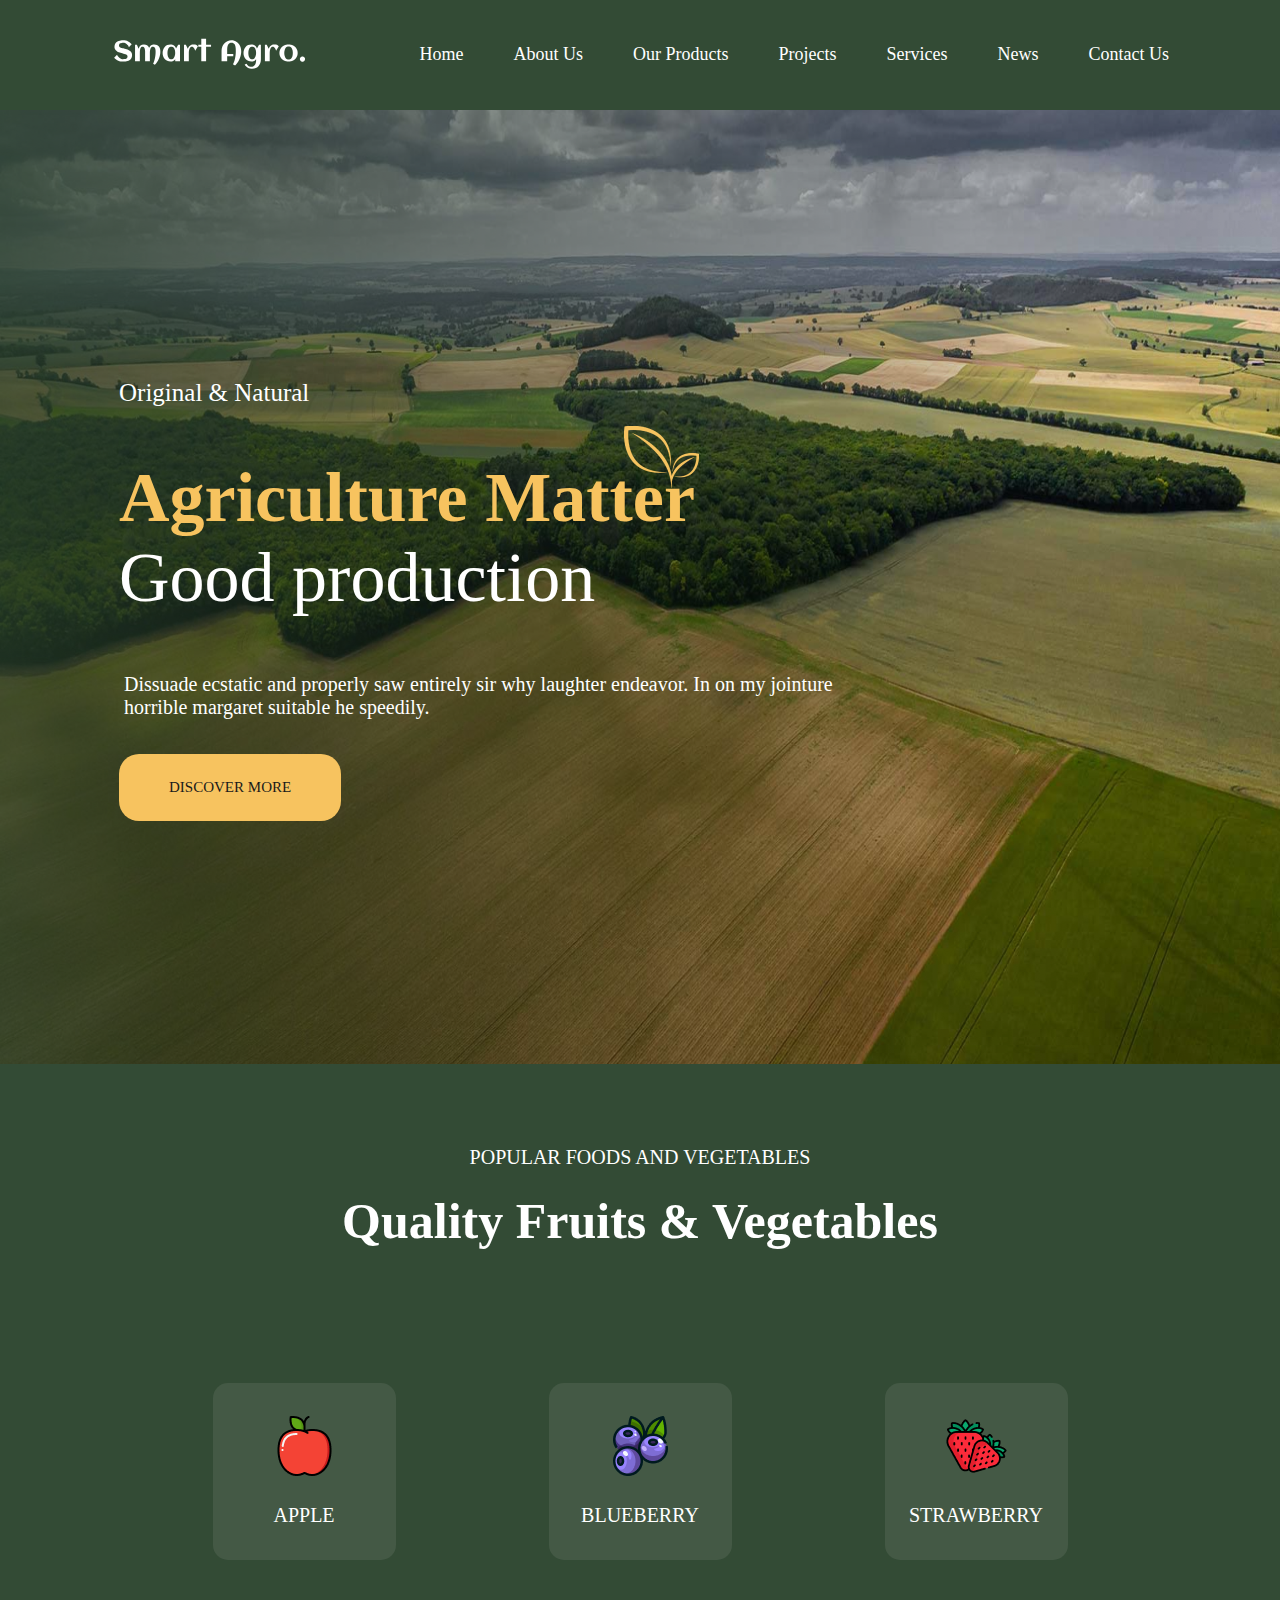
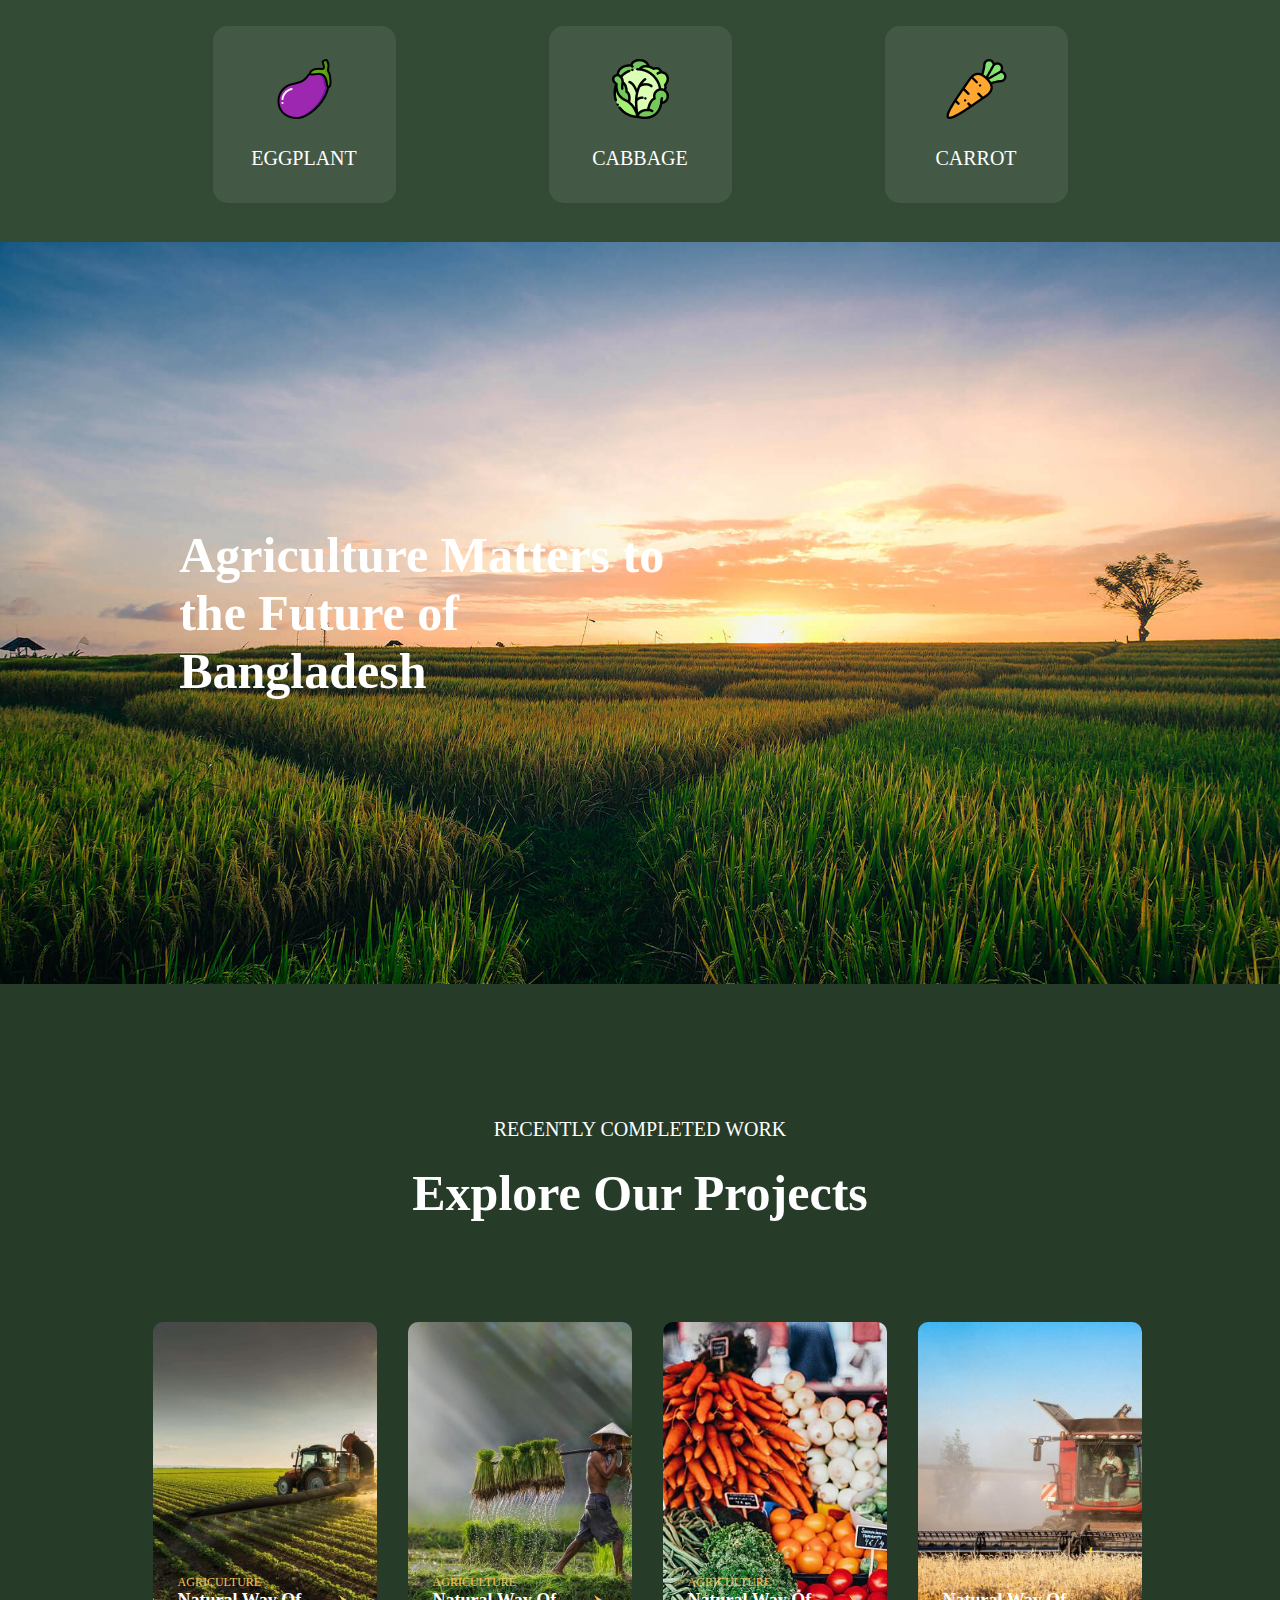
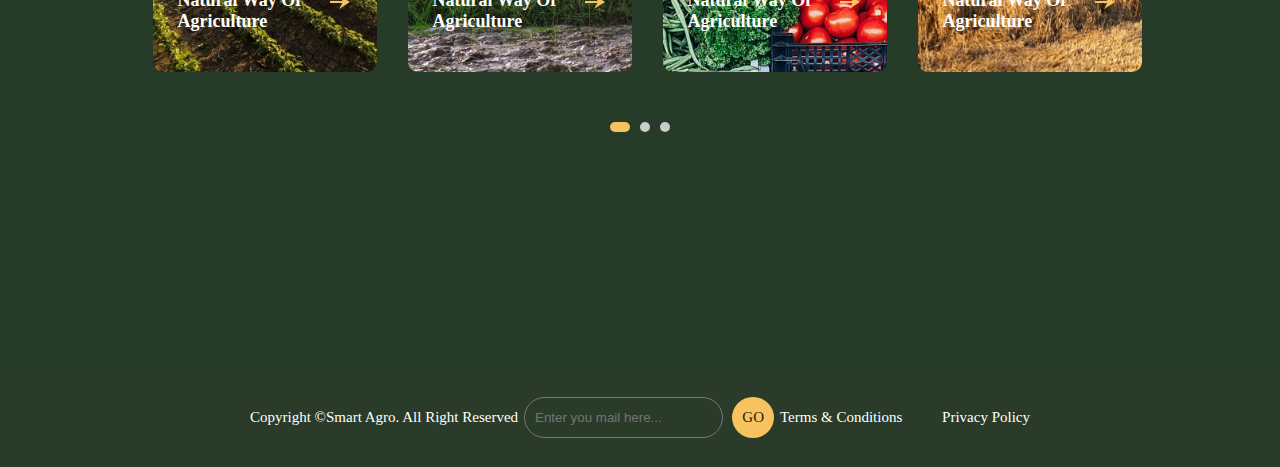
<file: Cource/Lesson 10/index.html>
<!DOCTYPE html>
<html lang="en">
<head>
    <meta charset="UTF-8">
    <meta name="viewport" content="width=device-width, initial-scale=1.0">
    <link rel="stylesheet" href="style.css">
    <title>Document</title>
</head>
<body>
    <nav>
        <svg xmlns="http://www.w3.org/2000/svg" width="198" height="32" viewBox="0 0 198 32" fill="none">
            <path d="M18.6729 17.5547C18.6729 18.4629 18.5557 19.2637 18.3213 19.957C18.0967 20.6504 17.7744 21.251 17.3545 21.7588C16.9443 22.2666 16.4561 22.6914 15.8896 23.0332C15.3232 23.375 14.7031 23.6484 14.0293 23.8535C13.3652 24.0586 12.6572 24.2051 11.9053 24.293C11.1631 24.3809 10.4062 24.4248 9.63477 24.4248C8.61914 24.4248 7.68164 24.3467 6.82227 24.1904C5.96289 24.0439 5.15234 23.8096 4.39062 23.4873C3.63867 23.1553 2.91113 22.7305 2.20801 22.2129C1.51465 21.6953 0.821289 21.0654 0.12793 20.3232L3.11621 17.291C3.38965 17.9648 3.76562 18.5898 4.24414 19.166C4.72266 19.7324 5.24512 20.2207 5.81152 20.6309C6.3877 21.041 6.9834 21.3633 7.59863 21.5977C8.21387 21.832 8.79492 21.9492 9.3418 21.9492C9.98633 21.9492 10.5918 21.9053 11.1582 21.8174C11.7246 21.7197 12.2178 21.5635 12.6377 21.3486C13.0576 21.1338 13.3848 20.8506 13.6191 20.499C13.8633 20.1377 13.9854 19.6885 13.9854 19.1514C13.9854 18.7412 13.8926 18.3896 13.707 18.0967C13.5215 17.8037 13.2773 17.5547 12.9746 17.3496C12.6816 17.1348 12.3447 16.9541 11.9639 16.8076C11.583 16.6611 11.1924 16.5391 10.792 16.4414C10.4014 16.334 10.0156 16.2412 9.63477 16.1631C9.25391 16.0752 8.91699 15.9873 8.62402 15.8994C8.04785 15.7334 7.44727 15.5576 6.82227 15.3721C6.19727 15.1768 5.58203 14.957 4.97656 14.7129C4.37109 14.4688 3.79492 14.1904 3.24805 13.8779C2.71094 13.5557 2.2373 13.1797 1.82715 12.75C1.41699 12.3105 1.08984 11.8076 0.845703 11.2412C0.601562 10.665 0.479492 10.0059 0.479492 9.26367C0.479492 8.375 0.586914 7.58887 0.801758 6.90527C1.02637 6.21191 1.33887 5.61133 1.73926 5.10352C2.13965 4.5957 2.61328 4.1709 3.16016 3.8291C3.70703 3.47754 4.30762 3.19922 4.96191 2.99414C5.61621 2.7793 6.30957 2.62793 7.04199 2.54004C7.78418 2.44238 8.54102 2.39355 9.3125 2.39355C10.3672 2.39355 11.3242 2.49121 12.1836 2.68652C13.0527 2.88184 13.8535 3.16016 14.5859 3.52148C15.3184 3.88281 15.9873 4.31738 16.5928 4.8252C17.208 5.32324 17.7842 5.87988 18.3213 6.49512L15.333 9.52734C15.0986 8.82422 14.7715 8.18945 14.3516 7.62305C13.9414 7.05664 13.4824 6.57324 12.9746 6.17285C12.4668 5.7627 11.9346 5.4502 11.3779 5.23535C10.8213 5.01074 10.2842 4.89844 9.7666 4.89844C9.09277 4.89844 8.47266 4.94727 7.90625 5.04492C7.33984 5.13281 6.85156 5.28418 6.44141 5.49902C6.04102 5.7041 5.72852 5.9873 5.50391 6.34863C5.2793 6.7002 5.16699 7.13965 5.16699 7.66699C5.16699 8.08691 5.25 8.44336 5.41602 8.73633C5.58203 9.0293 5.80176 9.27832 6.0752 9.4834C6.3584 9.68848 6.67578 9.85938 7.02734 9.99609C7.37891 10.123 7.74023 10.2354 8.11133 10.333C8.49219 10.4307 8.86328 10.5186 9.22461 10.5967C9.5957 10.665 9.93262 10.7432 10.2354 10.8311C10.8213 10.9971 11.4365 11.1729 12.0811 11.3584C12.7256 11.5439 13.3604 11.7637 13.9854 12.0176C14.6104 12.2617 15.2061 12.5449 15.7725 12.8672C16.3389 13.1895 16.8369 13.5752 17.2666 14.0244C17.6963 14.4639 18.0381 14.9766 18.292 15.5625C18.5459 16.1387 18.6729 16.8027 18.6729 17.5547Z" fill="white"/>
            <path d="M47.9258 14.127C47.9258 15.2891 47.7891 16.5 47.5156 17.7598C47.2422 19.0195 46.8564 20.25 46.3584 21.4512C45.8701 22.6426 45.2793 23.7705 44.5859 24.835C43.8926 25.8994 43.1211 26.8223 42.2715 27.6035L40.4111 26.5928C40.6943 26.085 40.9531 25.5137 41.1875 24.8789C41.4219 24.2441 41.6367 23.5752 41.832 22.8721C42.0273 22.1689 42.1982 21.4463 42.3447 20.7041C42.4912 19.9619 42.6133 19.2246 42.7109 18.4922C42.8184 17.75 42.8965 17.0322 42.9453 16.3389C42.9941 15.6455 43.0186 14.9961 43.0186 14.3906C43.0186 14.0488 43.0088 13.6777 42.9893 13.2773C42.9697 12.877 42.9258 12.4766 42.8574 12.0762C42.7988 11.6758 42.7061 11.2949 42.5791 10.9336C42.4521 10.5625 42.2764 10.2354 42.0518 9.95215C41.8369 9.65918 41.5635 9.42969 41.2314 9.26367C40.9092 9.08789 40.5186 9 40.0596 9C39.6104 9 39.2246 9.12207 38.9023 9.36621C38.5898 9.60059 38.3213 9.9082 38.0967 10.2891C37.8721 10.6699 37.6914 11.0996 37.5547 11.5781C37.4277 12.0566 37.3301 12.54 37.2617 13.0283C37.1934 13.5068 37.1445 13.9658 37.1152 14.4053C37.0957 14.8447 37.0859 15.2158 37.0859 15.5186V24H32.1494V16.1191C32.1494 15.7773 32.1543 15.3672 32.1641 14.8887C32.1738 14.4004 32.1592 13.8926 32.1201 13.3652C32.0908 12.8379 32.0273 12.3154 31.9297 11.7979C31.8418 11.2705 31.6953 10.8018 31.4902 10.3916C31.2949 9.98145 31.0264 9.64941 30.6846 9.39551C30.3428 9.13184 29.9131 9 29.3955 9C28.9561 9 28.585 9.12207 28.2822 9.36621C27.9893 9.61035 27.7402 9.92773 27.5352 10.3184C27.3398 10.6992 27.1836 11.1338 27.0664 11.6221C26.959 12.1006 26.876 12.584 26.8174 13.0723C26.7686 13.5508 26.7393 14.0098 26.7295 14.4492C26.7197 14.8789 26.7148 15.2354 26.7148 15.5186V24H21.749V7.08105H23.6533L25.4697 11.0215C25.8799 9.6543 26.5244 8.58984 27.4033 7.82812C28.292 7.05664 29.4688 6.6709 30.9336 6.6709C32.252 6.6709 33.3457 6.94434 34.2148 7.49121C35.084 8.03809 35.7676 8.92676 36.2656 10.1572C36.5488 9.62012 36.8613 9.13672 37.2031 8.70703C37.5547 8.27734 37.9404 7.91113 38.3604 7.6084C38.79 7.30566 39.2637 7.07617 39.7812 6.91992C40.2988 6.75391 40.8701 6.6709 41.4951 6.6709C42.6475 6.6709 43.6289 6.86133 44.4395 7.24219C45.2598 7.61328 45.9287 8.13086 46.4463 8.79492C46.9639 9.45898 47.3398 10.25 47.5742 11.168C47.8086 12.0762 47.9258 13.0625 47.9258 14.127Z" fill="white"/>
            <path d="M68.2578 24H63.3066V21.9785C62.7207 22.7793 62.0127 23.375 61.1826 23.7656C60.3623 24.1465 59.459 24.3369 58.4727 24.3369C57.1836 24.3369 56.0312 24.1074 55.0156 23.6484C54 23.1895 53.1406 22.5645 52.4375 21.7734C51.7344 20.9727 51.1973 20.0352 50.8262 18.9609C50.4551 17.8867 50.2695 16.7344 50.2695 15.5039C50.2695 14.2734 50.4551 13.1211 50.8262 12.0469C51.1973 10.9727 51.7344 10.04 52.4375 9.24902C53.1406 8.44824 54 7.81836 55.0156 7.35938C56.0312 6.90039 57.1836 6.6709 58.4727 6.6709C59.127 6.6709 59.7471 6.76855 60.333 6.96387C60.9287 7.15918 61.4707 7.4375 61.959 7.79883C62.457 8.15039 62.8916 8.58008 63.2627 9.08789C63.6436 9.58594 63.9414 10.1426 64.1562 10.7578L66.3535 7.08105H68.2578V24ZM63.2773 15.5039C63.2773 15.0645 63.2529 14.6006 63.2041 14.1123C63.165 13.624 63.0918 13.1406 62.9844 12.6621C62.877 12.1836 62.7256 11.7295 62.5303 11.2998C62.3447 10.8604 62.1006 10.4746 61.7979 10.1426C61.5049 9.80078 61.1484 9.53223 60.7285 9.33691C60.3086 9.1416 59.8203 9.04395 59.2637 9.04395C58.707 9.04395 58.2236 9.14648 57.8135 9.35156C57.4033 9.54688 57.0518 9.81543 56.7588 10.1572C56.4658 10.4893 56.2217 10.875 56.0264 11.3145C55.8408 11.7539 55.6943 12.2129 55.5869 12.6914C55.4795 13.1699 55.4014 13.6533 55.3525 14.1416C55.3135 14.6201 55.2939 15.0742 55.2939 15.5039C55.2939 15.9336 55.3135 16.3926 55.3525 16.8809C55.4014 17.3691 55.4795 17.8525 55.5869 18.3311C55.6943 18.8096 55.8408 19.2686 56.0264 19.708C56.2217 20.1475 56.4658 20.5381 56.7588 20.8799C57.0518 21.2119 57.4033 21.4805 57.8135 21.6855C58.2236 21.8809 58.707 21.9785 59.2637 21.9785C59.7715 21.9785 60.2207 21.876 60.6113 21.6709C61.0117 21.4561 61.3584 21.1729 61.6514 20.8213C61.9541 20.4697 62.208 20.0693 62.4131 19.6201C62.6182 19.1709 62.7842 18.707 62.9111 18.2285C63.0381 17.75 63.1309 17.2764 63.1895 16.8076C63.248 16.3291 63.2773 15.8945 63.2773 15.5039Z" fill="white"/>
            <path d="M86.7881 8.5752L84.0049 13.1895C83.8877 12.7988 83.7363 12.3594 83.5508 11.8711C83.3652 11.3828 83.1357 10.9287 82.8623 10.5088C82.5889 10.0791 82.2617 9.72266 81.8809 9.43945C81.5 9.14648 81.0605 9 80.5625 9C80.1035 9 79.7031 9.11719 79.3613 9.35156C79.0293 9.58594 78.7461 9.89355 78.5117 10.2744C78.2773 10.6455 78.082 11.0703 77.9258 11.5488C77.7793 12.0176 77.6621 12.4961 77.5742 12.9844C77.4961 13.4629 77.4424 13.9268 77.4131 14.376C77.3838 14.8154 77.3691 15.1963 77.3691 15.5186V24H72.4033V7.08105H74.3076L76.3145 11.0215C76.5879 10.3867 76.9004 9.80566 77.252 9.27832C77.6035 8.74121 78.0088 8.28223 78.4678 7.90137C78.9268 7.51074 79.4443 7.20801 80.0205 6.99316C80.6064 6.77832 81.2656 6.6709 81.998 6.6709C82.3789 6.6709 82.8037 6.70508 83.2725 6.77344C83.7412 6.83203 84.2002 6.93945 84.6494 7.0957C85.0986 7.24219 85.5137 7.4375 85.8945 7.68164C86.2754 7.92578 86.5732 8.22363 86.7881 8.5752Z" fill="white"/>
            <path d="M95.2402 24H90.2744V9.04395H87.1982V7.08105H90.2744V0.855469H95.2402V7.08105H100.367V9.04395H95.2402V24Z" fill="white"/>
            <path d="M131.568 13.9072V14.1855C131.549 15.0059 131.461 15.8555 131.305 16.7344C131.158 17.6133 130.948 18.4922 130.675 19.3711C130.401 20.25 130.074 21.1191 129.693 21.9785C129.312 22.8379 128.883 23.6582 128.404 24.4395C127.936 25.2305 127.428 25.9678 126.881 26.6514C126.334 27.3447 125.758 27.9551 125.152 28.4824L122.97 27.2227C123.312 26.6465 123.619 26.0166 123.893 25.333C124.176 24.6592 124.43 23.9512 124.654 23.209C124.879 22.4668 125.069 21.7051 125.226 20.9238C125.392 20.1426 125.528 19.3662 125.636 18.5947C125.743 17.8232 125.821 17.0664 125.87 16.3242C125.929 15.5723 125.958 14.8594 125.958 14.1855C125.958 13.6582 125.953 13.0625 125.943 12.3984C125.943 11.7246 125.904 11.041 125.826 10.3477C125.758 9.6543 125.641 8.98047 125.475 8.32617C125.309 7.66211 125.06 7.07129 124.728 6.55371C124.405 6.03613 123.985 5.62109 123.468 5.30859C122.96 4.99609 122.325 4.83984 121.563 4.83984C120.89 4.83984 120.309 4.95703 119.82 5.19141C119.342 5.41602 118.932 5.72363 118.59 6.11426C118.258 6.49512 117.989 6.93945 117.784 7.44727C117.589 7.95508 117.433 8.49219 117.315 9.05859C117.208 9.61523 117.135 10.1816 117.096 10.7578C117.066 11.3242 117.052 11.8613 117.052 12.3691V16.4561H123.365V18.873H117.052V24H111.236V13.2773C111.236 11.7441 111.48 10.3184 111.969 9C112.457 7.68164 113.146 6.53906 114.034 5.57227C114.933 4.5957 116.007 3.83398 117.257 3.28711C118.517 2.73047 119.918 2.45215 121.461 2.45215C122.506 2.45215 123.482 2.60352 124.391 2.90625C125.309 3.19922 126.144 3.60938 126.896 4.13672C127.647 4.6543 128.316 5.27441 128.902 5.99707C129.498 6.70996 129.991 7.49121 130.382 8.34082C130.782 9.19043 131.085 10.0889 131.29 11.0361C131.495 11.9834 131.588 12.9404 131.568 13.9072Z" fill="white"/>
            <path d="M151.93 21.9639C151.93 23.3115 151.729 24.5811 151.329 25.7725C150.929 26.9639 150.348 28.0039 149.586 28.8926C148.824 29.791 147.887 30.499 146.773 31.0166C145.67 31.5439 144.41 31.8076 142.994 31.8076C142.213 31.8076 141.422 31.7197 140.621 31.5439C139.83 31.3682 139.078 31.0947 138.365 30.7236C137.662 30.3623 137.027 29.8984 136.461 29.332C135.904 28.7754 135.465 28.1162 135.143 27.3545L137.281 26.5488C137.467 27.0273 137.706 27.4668 137.999 27.8672C138.302 28.2676 138.648 28.6094 139.039 28.8926C139.43 29.1855 139.859 29.4102 140.328 29.5664C140.797 29.7324 141.29 29.8154 141.808 29.8154C142.784 29.8154 143.6 29.6152 144.254 29.2148C144.918 28.8145 145.45 28.292 145.851 27.6475C146.251 27.0029 146.539 26.2705 146.715 25.4502C146.891 24.6396 146.979 23.8145 146.979 22.9746V21.9785C146.393 22.7793 145.685 23.375 144.854 23.7656C144.034 24.1465 143.131 24.3369 142.145 24.3369C140.855 24.3369 139.703 24.1074 138.688 23.6484C137.672 23.1895 136.812 22.5645 136.109 21.7734C135.406 20.9727 134.869 20.0352 134.498 18.9609C134.127 17.8867 133.941 16.7344 133.941 15.5039C133.941 14.2734 134.127 13.1211 134.498 12.0469C134.869 10.9727 135.406 10.04 136.109 9.24902C136.812 8.44824 137.672 7.81836 138.688 7.35938C139.703 6.90039 140.855 6.6709 142.145 6.6709C142.799 6.6709 143.419 6.76855 144.005 6.96387C144.601 7.15918 145.143 7.4375 145.631 7.79883C146.129 8.15039 146.563 8.58008 146.935 9.08789C147.315 9.58594 147.613 10.1426 147.828 10.7578L150.025 7.08105H151.93V21.9639ZM146.949 15.5039C146.949 15.0645 146.925 14.6006 146.876 14.1123C146.837 13.624 146.764 13.1406 146.656 12.6621C146.549 12.1836 146.397 11.7295 146.202 11.2998C146.017 10.8604 145.772 10.4746 145.47 10.1426C145.177 9.80078 144.82 9.53223 144.4 9.33691C143.98 9.1416 143.492 9.04395 142.936 9.04395C142.379 9.04395 141.896 9.14648 141.485 9.35156C141.075 9.54688 140.724 9.81543 140.431 10.1572C140.138 10.4893 139.894 10.875 139.698 11.3145C139.513 11.7539 139.366 12.2129 139.259 12.6914C139.151 13.1699 139.073 13.6533 139.024 14.1416C138.985 14.6201 138.966 15.0742 138.966 15.5039C138.966 15.9336 138.985 16.3926 139.024 16.8809C139.073 17.3691 139.151 17.8525 139.259 18.3311C139.366 18.8096 139.513 19.2686 139.698 19.708C139.894 20.1475 140.138 20.5381 140.431 20.8799C140.724 21.2119 141.075 21.4805 141.485 21.6855C141.896 21.8809 142.379 21.9785 142.936 21.9785C143.443 21.9785 143.893 21.876 144.283 21.6709C144.684 21.4561 145.03 21.1729 145.323 20.8213C145.626 20.4697 145.88 20.0693 146.085 19.6201C146.29 19.1709 146.456 18.707 146.583 18.2285C146.71 17.75 146.803 17.2764 146.861 16.8076C146.92 16.3291 146.949 15.8945 146.949 15.5039Z" fill="white"/>
            <path d="M170.46 8.5752L167.677 13.1895C167.56 12.7988 167.408 12.3594 167.223 11.8711C167.037 11.3828 166.808 10.9287 166.534 10.5088C166.261 10.0791 165.934 9.72266 165.553 9.43945C165.172 9.14648 164.732 9 164.234 9C163.775 9 163.375 9.11719 163.033 9.35156C162.701 9.58594 162.418 9.89355 162.184 10.2744C161.949 10.6455 161.754 11.0703 161.598 11.5488C161.451 12.0176 161.334 12.4961 161.246 12.9844C161.168 13.4629 161.114 13.9268 161.085 14.376C161.056 14.8154 161.041 15.1963 161.041 15.5186V24H156.075V7.08105H157.979L159.986 11.0215C160.26 10.3867 160.572 9.80566 160.924 9.27832C161.275 8.74121 161.681 8.28223 162.14 7.90137C162.599 7.51074 163.116 7.20801 163.692 6.99316C164.278 6.77832 164.938 6.6709 165.67 6.6709C166.051 6.6709 166.476 6.70508 166.944 6.77344C167.413 6.83203 167.872 6.93945 168.321 7.0957C168.771 7.24219 169.186 7.4375 169.566 7.68164C169.947 7.92578 170.245 8.22363 170.46 8.5752Z" fill="white"/>
            <path d="M189.972 15.5039C189.972 16.3828 189.854 17.208 189.62 17.9795C189.386 18.751 189.059 19.4639 188.639 20.1182C188.229 20.7725 187.73 21.3633 187.145 21.8906C186.559 22.4082 185.914 22.8477 185.211 23.209C184.518 23.5703 183.771 23.8486 182.97 24.0439C182.179 24.2393 181.363 24.3369 180.523 24.3369C179.684 24.3369 178.868 24.2393 178.077 24.0439C177.286 23.8486 176.539 23.5703 175.836 23.209C175.143 22.8477 174.503 22.4082 173.917 21.8906C173.331 21.3633 172.828 20.7725 172.408 20.1182C171.998 19.4639 171.676 18.751 171.441 17.9795C171.207 17.1982 171.09 16.373 171.09 15.5039C171.09 14.6348 171.207 13.8145 171.441 13.043C171.676 12.2617 171.998 11.5439 172.408 10.8896C172.828 10.2354 173.331 9.64941 173.917 9.13184C174.503 8.60449 175.143 8.16016 175.836 7.79883C176.539 7.4375 177.286 7.15918 178.077 6.96387C178.868 6.76855 179.684 6.6709 180.523 6.6709C181.363 6.6709 182.179 6.76855 182.97 6.96387C183.771 7.15918 184.518 7.4375 185.211 7.79883C185.914 8.16016 186.559 8.60449 187.145 9.13184C187.73 9.64941 188.229 10.2354 188.639 10.8896C189.059 11.5439 189.386 12.2617 189.62 13.043C189.854 13.8145 189.972 14.6348 189.972 15.5039ZM184.933 15.5039C184.933 15.0352 184.903 14.542 184.845 14.0244C184.796 13.4971 184.708 12.9844 184.581 12.4863C184.454 11.9785 184.278 11.4951 184.054 11.0361C183.839 10.5674 183.57 10.1621 183.248 9.82031C182.926 9.46875 182.54 9.19043 182.091 8.98535C181.642 8.77051 181.119 8.66309 180.523 8.66309C179.957 8.66309 179.454 8.77051 179.015 8.98535C178.575 9.2002 178.189 9.48828 177.857 9.84961C177.535 10.2012 177.262 10.6113 177.037 11.0801C176.822 11.5488 176.646 12.0371 176.51 12.5449C176.373 13.043 176.275 13.5508 176.217 14.0684C176.158 14.5762 176.129 15.0547 176.129 15.5039C176.129 15.9531 176.158 16.4365 176.217 16.9541C176.275 17.4619 176.373 17.9697 176.51 18.4775C176.646 18.9854 176.822 19.4736 177.037 19.9424C177.262 20.4014 177.535 20.8115 177.857 21.1729C178.189 21.5244 178.575 21.8076 179.015 22.0225C179.454 22.2373 179.957 22.3447 180.523 22.3447C181.109 22.3447 181.627 22.2422 182.076 22.0371C182.525 21.8223 182.911 21.5391 183.233 21.1875C183.565 20.8359 183.839 20.4307 184.054 19.9717C184.269 19.5127 184.439 19.0293 184.566 18.5215C184.703 18.0137 184.796 17.501 184.845 16.9834C184.903 16.4658 184.933 15.9727 184.933 15.5039Z" fill="white"/>
            <path d="M197.589 21.8027C197.589 22.1738 197.521 22.5254 197.384 22.8574C197.247 23.1797 197.057 23.4629 196.812 23.707C196.568 23.9414 196.285 24.127 195.963 24.2637C195.641 24.4102 195.294 24.4834 194.923 24.4834C194.552 24.4834 194.205 24.4102 193.883 24.2637C193.561 24.127 193.277 23.9414 193.033 23.707C192.789 23.4629 192.599 23.1797 192.462 22.8574C192.325 22.5254 192.257 22.1738 192.257 21.8027C192.257 21.4414 192.325 21.0996 192.462 20.7773C192.599 20.4453 192.789 20.1621 193.033 19.9277C193.277 19.6836 193.561 19.4932 193.883 19.3564C194.205 19.21 194.552 19.1367 194.923 19.1367C195.294 19.1367 195.641 19.21 195.963 19.3564C196.285 19.4932 196.568 19.6836 196.812 19.9277C197.057 20.1621 197.247 20.4453 197.384 20.7773C197.521 21.0996 197.589 21.4414 197.589 21.8027Z" fill="white"/>
        </svg>
        <menu>
            <p>Home</p>
            <p>About Us</p>
            <p>Our Products</p>
            <p>Projects</p>
            <p>Services</p>
            <p>News</p>
            <p>Contact Us</p>
        </menu>
    </nav>
    <main>
        <div class="HeroSection">
            <div class="text-button">
                <p>Original & Natural</p>
                <h1>Agriculture Matter <img src="media/MatterLeaf.png" alt=""></h1>
                <h2>Good production</h2>
                <p class="discription">Dissuade ecstatic and properly saw entirely sir why laughter endeavor. In on my jointure horrible margaret suitable he speedily.</p>
                <button>DISCOVER MORE</button>
            </div>
        </div>
        <div class="Popular">
            <p class=>Popular Foods And Vegetables</p>
            <h2>Quality Fruits & Vegetables</h2>
            <div class="Fruits">
                <div class="Apple Fruit">
                    <img src="media/apple.png" alt="">
                    <p>Apple</p>
                </div>
                <div class="Blueberry Fruit">
                    <img src="media/blueberry.png" alt="">
                    <p>Blueberry</p>
                </div>
                <div class="Strawberry Fruit">
                    <img src="media/strawberry.png" alt="">
                    <p>Strawberry</p>
                </div>
                <div class="Eggplant Fruit">
                    <img src="media/eggplant.png" alt="">
                    <p>Eggplant</p>
                </div>
                <div class="Cabbage Fruit">
                    <img src="media/cabbage.png" alt="">
                    <p>Cabbage</p>
                </div>
                <div class="Carrot Fruit">
                    <img src="media/carrot.png" alt="">
                    <p>Carrot</p>
                </div>
            </div>
        </div>
        <div class="Matters">
            <h3>Agriculture Matters to <br> the Future of Bangladesh</h3>
        </div>
        <div class="Works">
            <p>RECENTLY COMPLETED WORK</p>
            <h3>Explore Our Projects</h3>
            <ul class="Projects">
                <li class="Project" id="pr1"><div>
                    <div class="text"><h3>AGRICULTURE</h3>
                    <p>Natural Way Of Agriculture</p></div>
                    <svg xmlns="http://www.w3.org/2000/svg" width="24" height="24" viewBox="0 0 24 24" fill="none">
                        <path d="M11 19L22 12L11 5L14.425 11H2V13H14.425L11 19Z" fill="#F7C35F"/>
                    </svg>
                </div></li>
                <li class="Project" id="pr2"><div>
                    <div class="text"><h3>AGRICULTURE</h3>
                    <p>Natural Way Of Agriculture</p></div>
                    <svg xmlns="http://www.w3.org/2000/svg" width="24" height="24" viewBox="0 0 24 24" fill="none">
                        <path d="M11 19L22 12L11 5L14.425 11H2V13H14.425L11 19Z" fill="#F7C35F"/>
                    </svg>
                </div></li>
                <li class="Project" id="pr3"><div>
                    <div class="text"><h3>AGRICULTURE</h3>
                    <p>Natural Way Of Agriculture</p></div>
                    <svg xmlns="http://www.w3.org/2000/svg" width="24" height="24" viewBox="0 0 24 24" fill="none">
                        <path d="M11 19L22 12L11 5L14.425 11H2V13H14.425L11 19Z" fill="#F7C35F"/>
                    </svg>
                </div></li>
                <li class="Project" id="pr4"><div>
                    <div class="text"><h3>AGRICULTURE</h3>
                    <p>Natural Way Of Agriculture</p></div>
                    <svg xmlns="http://www.w3.org/2000/svg" width="24" height="24" viewBox="0 0 24 24" fill="none">
                        <path d="M11 19L22 12L11 5L14.425 11H2V13H14.425L11 19Z" fill="#F7C35F"/>
                    </svg>
                </div></li>
                <li class="Project" id="pr5"><div>
                    <div class="text"><h3>AGRICULTURE</h3>
                    <p>Natural Way Of Agriculture</p></div>
                    <svg xmlns="http://www.w3.org/2000/svg" width="24" height="24" viewBox="0 0 24 24" fill="none">
                        <path d="M11 19L22 12L11 5L14.425 11H2V13H14.425L11 19Z" fill="#F7C35F"/>
                    </svg>
                </div></li>
            </ul>
            <div class="carousel">
                <div id="p1">

                </div>
                <div id="p2">

                </div>
                <div id="p3">

                </div>
            </div>
        </div>
    </main>
    <footer>
        <p>Copyright ©Smart Agro. All Right Reserved</p>
        <div>
            <input type="text" placeholder="Enter you mail here...">
            <button class="foot_b">GO</button>
        </div>
        <div><p>Terms & Conditions</p><p>Privacy Policy</p></div>
    </footer>
</body>
</html>
</file>
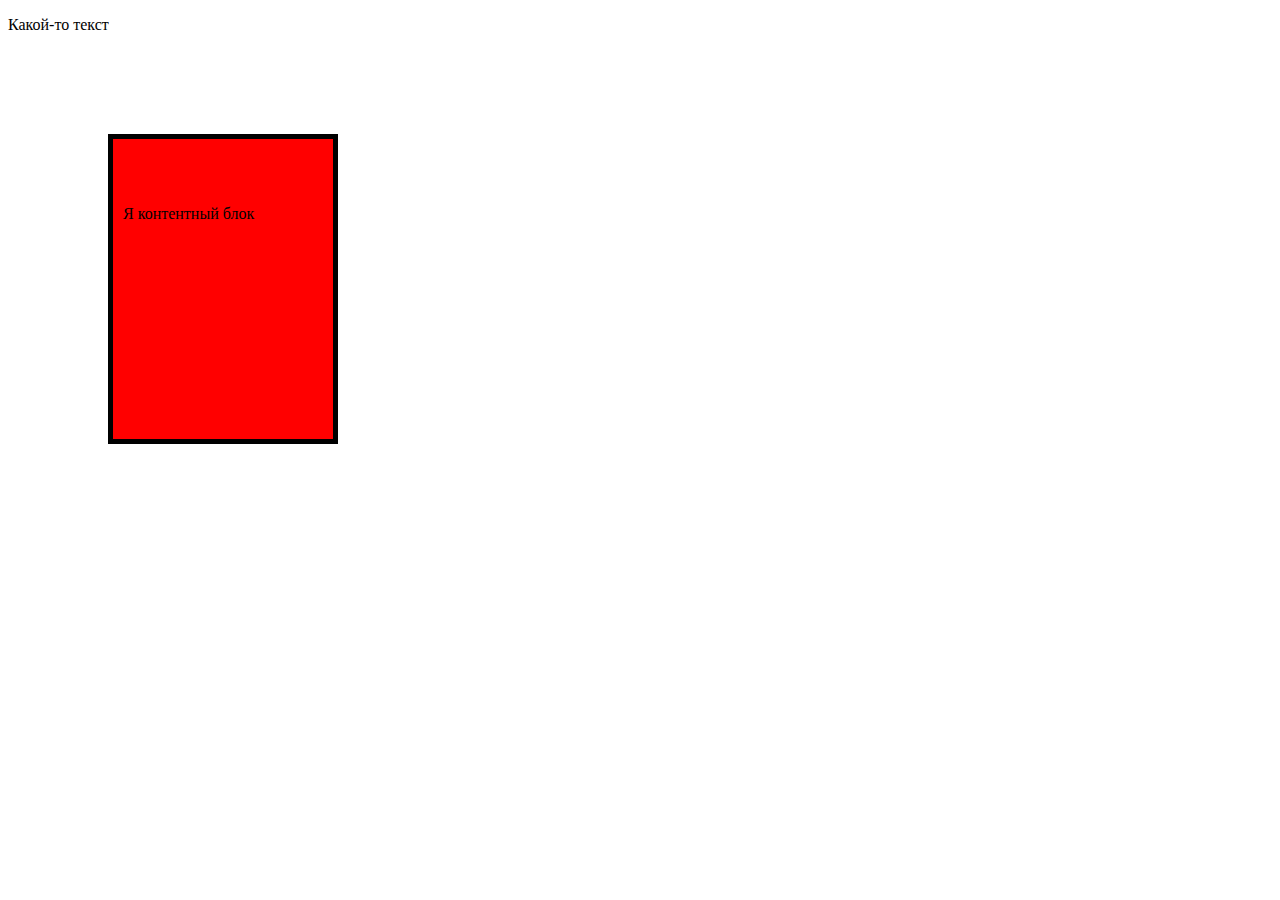
<file: Cource/Lesson 5/index.html>
<!DOCTYPE html>
<html lang="en">
<head>
  <meta charset="UTF-8">
  <meta name="viewport" content="width=device-width, initial-scale=1.0">
  <title>Document</title>
  <link rel="stylesheet" href="./main.css">
</head>
<body>
  <p>Какой-то текст</p>
  <div class = 'first'>
    <p>Я контентный блок</p>
  </div>
</body>
</html>
</file>
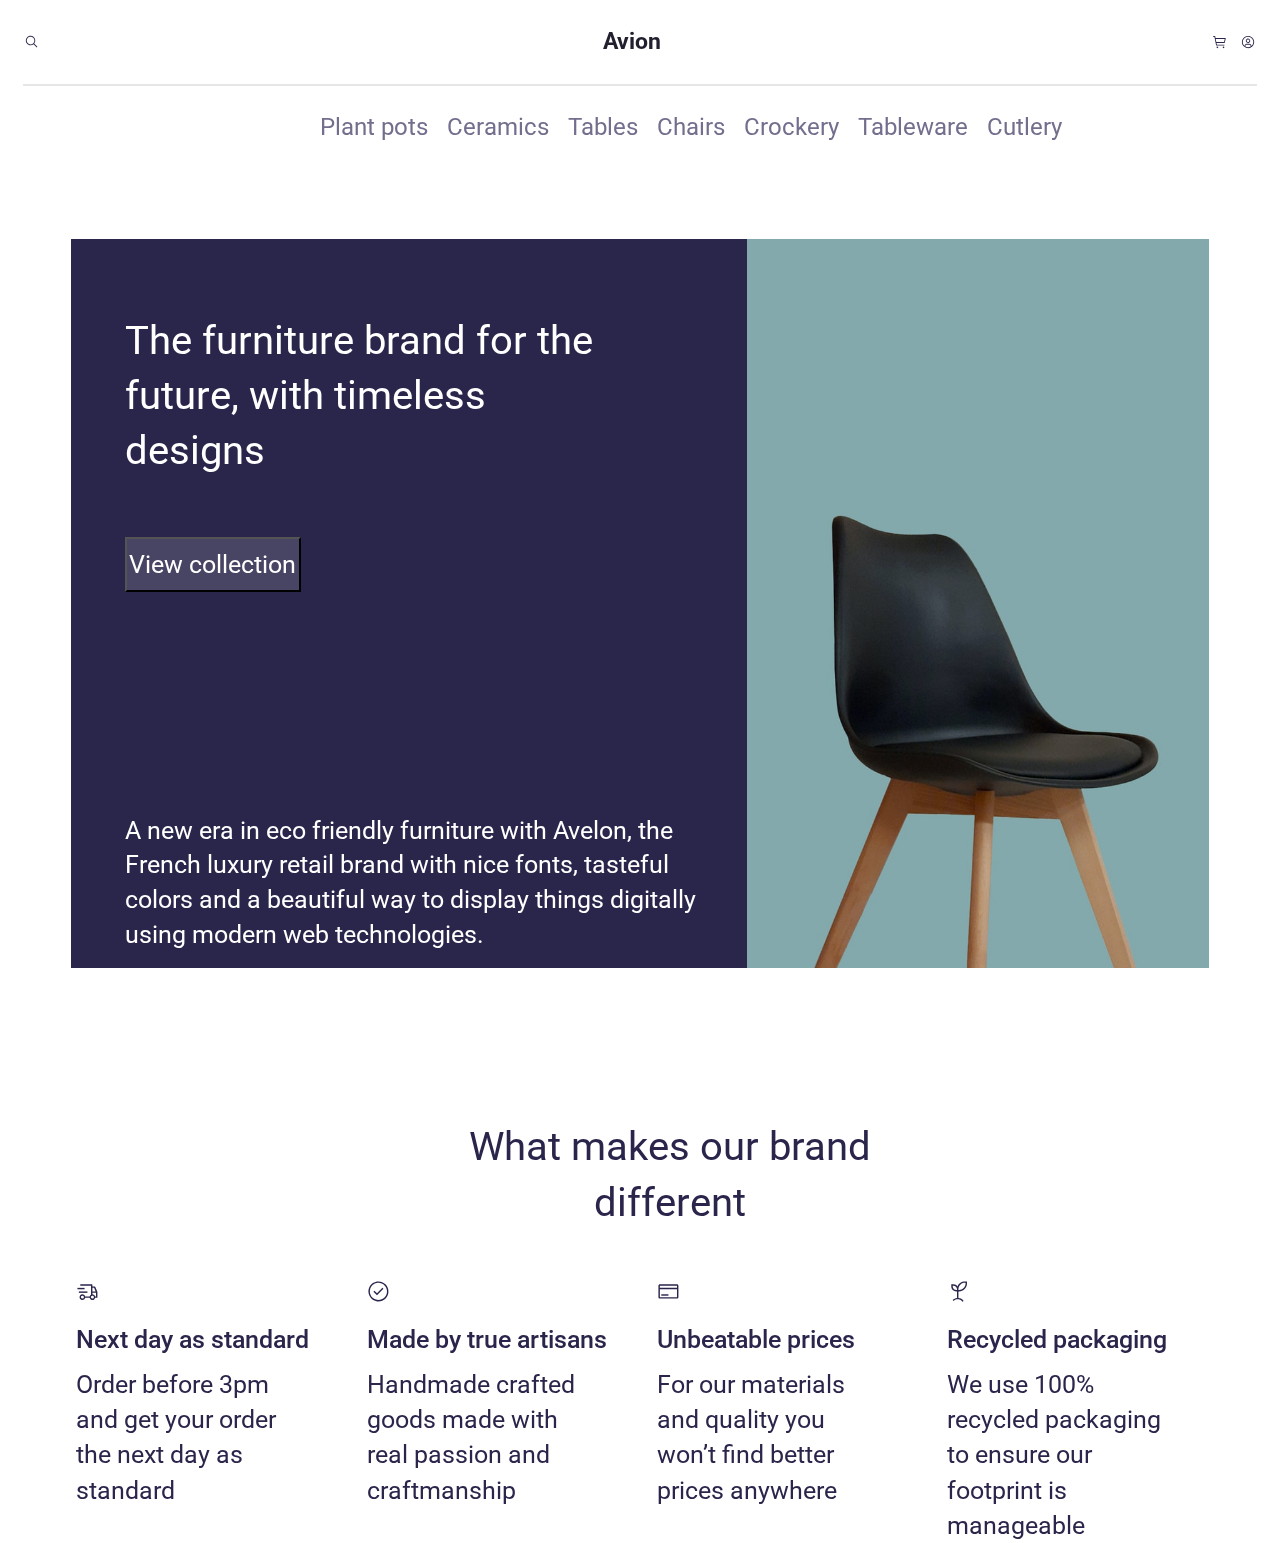
<file: Cource/Lesson12-14/index.html>
<!DOCTYPE html>
<html lang="en">
<head>
    <meta charset="UTF-8">
    <meta name="viewport" content="width=device-width, initial-scale=1.0">
    <link rel="stylesheet" href="style.css">
    <link rel="stylesheet" href="normalize.css">
    <link rel="preconnect" href="https://fonts.googleapis.com">
    <link rel="preconnect" href="https://fonts.gstatic.com" crossorigin>
    <link href="https://fonts.googleapis.com/css2?family=Roboto&display=swap" rel="stylesheet">
    <title>Avion</title>
</head>
<body>
    <nav>
        <div class="logo">
            <svg xmlns="http://www.w3.org/2000/svg" width="16" height="16" viewBox="0 0 16 16" fill="none">
                <rect width="16" height="16" fill="white" style="mix-blend-mode:multiply"/>
                <path d="M14.5001 13.7929L10.7241 10.0169C11.6314 8.92758 12.0839 7.53038 11.9873 6.11596C11.8908 4.70153 11.2526 3.37879 10.2057 2.42288C9.15867 1.46698 7.78347 0.951515 6.36612 0.983723C4.94877 1.01593 3.5984 1.59333 2.59593 2.59581C1.59345 3.59828 1.01605 4.94865 0.983845 6.366C0.951637 7.78335 1.4671 9.15855 2.423 10.2055C3.37891 11.2525 4.70165 11.8907 6.11608 11.9872C7.5305 12.0838 8.9277 11.6313 10.017 10.7239L13.7931 14.5L14.5001 13.7929ZM2.00012 6.5C2.00012 5.60998 2.26404 4.73995 2.75851 3.99993C3.25297 3.25991 3.95578 2.68313 4.77804 2.34254C5.60031 2.00194 6.50511 1.91283 7.37802 2.08646C8.25094 2.2601 9.05276 2.68868 9.6821 3.31802C10.3114 3.94735 10.74 4.74918 10.9137 5.62209C11.0873 6.495 10.9982 7.3998 10.6576 8.22207C10.317 9.04434 9.7402 9.74714 9.00018 10.2416C8.26016 10.7361 7.39013 11 6.50012 11C5.30705 10.9987 4.16323 10.5241 3.3196 9.68052C2.47597 8.83689 2.00144 7.69306 2.00012 6.5Z" fill="#2A254B"/>
            </svg>
            <h1>Avion</h1>
            <div class="profile">
                <svg xmlns="http://www.w3.org/2000/svg" width="16" height="16" viewBox="0 0 16 16" fill="none">
                    <rect width="16" height="16" fill="white" style="mix-blend-mode:multiply"/>
                    <path d="M5 15C5.55228 15 6 14.5523 6 14C6 13.4477 5.55228 13 5 13C4.44772 13 4 13.4477 4 14C4 14.5523 4.44772 15 5 15Z" fill="#2A254B"/>
                    <path d="M12 15C12.5523 15 13 14.5523 13 14C13 13.4477 12.5523 13 12 13C11.4477 13 11 13.4477 11 14C11 14.5523 11.4477 15 12 15Z" fill="#2A254B"/>
                    <path d="M14 3.50001H2.91L2.5 1.40001C2.47662 1.28537 2.41379 1.18256 2.32243 1.10947C2.23107 1.03639 2.11697 0.997651 2 1.00001H0V2.00001H1.59L3.5 11.6C3.52338 11.7146 3.58621 11.8175 3.67757 11.8905C3.76893 11.9636 3.88303 12.0024 4 12H13V11H4.41L4 9.00001H13C13.1156 9.00284 13.2286 8.96552 13.3197 8.89441C13.4109 8.8233 13.4746 8.7228 13.5 8.61001L14.5 4.11001C14.5168 4.03582 14.5164 3.95879 14.4989 3.88478C14.4814 3.81076 14.4472 3.74172 14.399 3.6829C14.3508 3.62407 14.2898 3.57703 14.2206 3.54534C14.1515 3.51364 14.076 3.49814 14 3.50001ZM12.6 8.00001H3.81L3.11 4.50001H13.375L12.6 8.00001Z" fill="#2A254B"/>
                </svg>
                <svg xmlns="http://www.w3.org/2000/svg" width="16" height="16" viewBox="0 0 16 16" fill="none">
                    <rect width="16" height="16" fill="white" style="mix-blend-mode:multiply"/>
                    <path d="M8 4C7.50555 4 7.0222 4.14662 6.61108 4.42133C6.19995 4.69603 5.87952 5.08648 5.6903 5.54329C5.50108 6.00011 5.45158 6.50277 5.54804 6.98773C5.6445 7.47268 5.88261 7.91814 6.23224 8.26777C6.58187 8.6174 7.02733 8.8555 7.51228 8.95196C7.99723 9.04843 8.4999 8.99892 8.95671 8.8097C9.41353 8.62048 9.80397 8.30005 10.0787 7.88893C10.3534 7.4778 10.5 6.99445 10.5 6.5C10.5 5.83696 10.2366 5.20107 9.76777 4.73223C9.29893 4.26339 8.66304 4 8 4ZM8 8C7.70333 8 7.41332 7.91203 7.16665 7.7472C6.91997 7.58238 6.72772 7.34811 6.61418 7.07403C6.50065 6.79994 6.47095 6.49834 6.52882 6.20736C6.5867 5.91639 6.72956 5.64912 6.93934 5.43934C7.14912 5.22956 7.4164 5.0867 7.70737 5.02882C7.99834 4.97094 8.29994 5.00065 8.57403 5.11418C8.84812 5.22771 9.08239 5.41997 9.24721 5.66664C9.41203 5.91332 9.5 6.20333 9.5 6.5C9.49955 6.89769 9.34137 7.27896 9.06017 7.56016C8.77896 7.84137 8.39769 7.99955 8 8Z" fill="#2A254B"/>
                    <path d="M8 1C6.61553 1 5.26216 1.41054 4.11101 2.17971C2.95987 2.94888 2.06266 4.04213 1.53285 5.32122C1.00303 6.6003 0.86441 8.00776 1.13451 9.36563C1.4046 10.7235 2.07129 11.9708 3.05026 12.9497C4.02922 13.9287 5.2765 14.5954 6.63437 14.8655C7.99224 15.1356 9.3997 14.997 10.6788 14.4672C11.9579 13.9373 13.0511 13.0401 13.8203 11.889C14.5895 10.7378 15 9.38447 15 8C14.9979 6.14413 14.2597 4.36486 12.9474 3.05256C11.6351 1.74026 9.85588 1.00209 8 1ZM5 13.1882V12.5C5.00044 12.1023 5.15862 11.721 5.43983 11.4398C5.72104 11.1586 6.10231 11.0004 6.5 11H9.5C9.89769 11.0004 10.279 11.1586 10.5602 11.4398C10.8414 11.721 10.9996 12.1023 11 12.5V13.1882C10.0896 13.7199 9.05426 14 8 14C6.94574 14 5.91042 13.7199 5 13.1882ZM11.9963 12.4629C11.9863 11.807 11.7191 11.1813 11.2521 10.7206C10.7852 10.2599 10.156 10.0011 9.5 10H6.5C5.84405 10.0011 5.2148 10.2599 4.74786 10.7206C4.28093 11.1813 4.01369 11.807 4.00375 12.4629C3.09703 11.6533 2.45762 10.5873 2.17017 9.40623C1.88272 8.22513 1.9608 6.98457 2.39407 5.84883C2.82734 4.71309 3.59536 3.73573 4.59644 3.04618C5.59751 2.35663 6.78442 1.98741 8 1.98741C9.21558 1.98741 10.4025 2.35663 11.4036 3.04618C12.4046 3.73573 13.1727 4.71309 13.6059 5.84883C14.0392 6.98457 14.1173 8.22513 13.8298 9.40623C13.5424 10.5873 12.903 11.6533 11.9963 12.4629Z" fill="#2A254B"/>
                </svg>
            </div>
        </div>
        <hr width="96.25%" color="#e6e6e6">
        <menu aria-label="Навигационное меню">
            <a href="#">Plant pots</a>
            <a href="#">Ceramics</a>
            <a href="#">Tables</a>
            <a href="#">Chairs</a>
            <a href="#">Crockery</a>
            <a href="#">Tableware</a>
            <a href="#">Cutlery</a>
        </menu>
    </nav>
    <div class="Hero">
        <h2>The furniture brand for the future, with timeless designs</h2>
        <button aria-label="Кнопка View collection">View collection</button>
        <p>
            A new era in eco friendly furniture with Avelon, the French luxury retail brand
            with nice fonts, tasteful colors and a beautiful way to display things digitally 
            using modern web technologies.
        </p>
        <div class="Hero_bg"></div>
    </div>
    <div class="Features">
        <h3>What makes our brand different</h3>
        <div class="Features_list">
            <div class="Feature" id="f1">
                <svg xmlns="http://www.w3.org/2000/svg" width="24" height="24" viewBox="0 0 24 24" fill="none">
                    <rect width="24" height="24" fill="white" style="mix-blend-mode:multiply"/>
                    <path d="M12 12H3V13.5H12V12Z" fill="#2A254B"/>
                    <path d="M9 8.25H1.5V9.75H9V8.25Z" fill="#2A254B"/>
                    <path d="M22.4392 12.4548L20.1892 7.2048C20.1315 7.06979 20.0355 6.95469 19.9129 6.87383C19.7904 6.79297 19.6468 6.74991 19.5 6.75H17.25V5.25C17.25 5.05109 17.171 4.86032 17.0303 4.71967C16.8897 4.57902 16.6989 4.5 16.5 4.5H4.5V6H15.75V15.4172C15.4083 15.6156 15.1092 15.8797 14.8701 16.1943C14.6309 16.5089 14.4564 16.8677 14.3566 17.25H9.64342C9.46088 16.543 9.02675 15.9269 8.42242 15.517C7.81809 15.1072 7.08504 14.9319 6.36067 15.0239C5.63631 15.1159 4.97038 15.4689 4.48768 16.0168C4.00499 16.5647 3.73869 17.2698 3.73869 18C3.73869 18.7302 4.00499 19.4353 4.48768 19.9832C4.97038 20.5311 5.63631 20.8841 6.36067 20.9761C7.08504 21.0681 7.81809 20.8928 8.42242 20.483C9.02675 20.0731 9.46088 19.457 9.64342 18.75H14.3566C14.5201 19.3933 14.8934 19.9638 15.4174 20.3712C15.9414 20.7787 16.5862 20.9999 17.25 20.9999C17.9138 20.9999 18.5586 20.7787 19.0826 20.3712C19.6066 19.9638 19.9799 19.3933 20.1434 18.75H21.75C21.9489 18.75 22.1397 18.671 22.2803 18.5303C22.421 18.3897 22.5 18.1989 22.5 18V12.75C22.5 12.6485 22.4793 12.548 22.4392 12.4548ZM6.75 19.5C6.45333 19.5 6.16332 19.412 5.91665 19.2472C5.66997 19.0824 5.47771 18.8481 5.36418 18.574C5.25065 18.2999 5.22094 17.9983 5.27882 17.7074C5.3367 17.4164 5.47956 17.1491 5.68934 16.9393C5.89912 16.7296 6.16639 16.5867 6.45736 16.5288C6.74834 16.4709 7.04994 16.5006 7.32403 16.6142C7.59811 16.7277 7.83238 16.92 7.9972 17.1666C8.16203 17.4133 8.25 17.7033 8.25 18C8.24954 18.3977 8.09136 18.779 7.81016 19.0602C7.52895 19.3414 7.14768 19.4995 6.75 19.5ZM17.25 8.25H19.0056L20.6129 12H17.25V8.25ZM17.25 19.5C16.9533 19.5 16.6633 19.412 16.4166 19.2472C16.17 19.0824 15.9777 18.8481 15.8642 18.574C15.7506 18.2999 15.7209 17.9983 15.7788 17.7074C15.8367 17.4164 15.9796 17.1491 16.1893 16.9393C16.3991 16.7296 16.6664 16.5867 16.9574 16.5288C17.2483 16.4709 17.5499 16.5006 17.824 16.6142C18.0981 16.7277 18.3324 16.92 18.4972 17.1666C18.662 17.4133 18.75 17.7033 18.75 18C18.7495 18.3977 18.5914 18.779 18.3102 19.0602C18.0289 19.3414 17.6477 19.4995 17.25 19.5ZM21 17.25H20.1434C19.9782 16.6076 19.6045 16.0382 19.0808 15.631C18.5572 15.2239 17.9133 15.0019 17.25 15V13.5H21V17.25Z" fill="#2A254B"/>
                </svg>
                <h4>Next day as standard</h4>
                <p>Order before 3pm and get your order <br> the next day as standard</p>
            </div>
            <div class="Feature" id="f2">
                <svg xmlns="http://www.w3.org/2000/svg" width="24" height="24" viewBox="0 0 24 24" fill="none">
                    <rect width="24" height="24" fill="white" style="mix-blend-mode:multiply"/>
                    <path d="M10.5 16.0605L6.75 12.3097L7.80976 11.25L10.5 13.9395L16.1888 8.25L17.25 9.31125L10.5 16.0605Z" fill="#2A254B"/>
                    <path d="M12 1.5C9.9233 1.5 7.89323 2.11581 6.16652 3.26957C4.4398 4.42332 3.09399 6.0632 2.29927 7.98182C1.50455 9.90045 1.29661 12.0116 1.70176 14.0484C2.1069 16.0852 3.10693 17.9562 4.57538 19.4246C6.04383 20.8931 7.91476 21.8931 9.95156 22.2982C11.9884 22.7034 14.0996 22.4955 16.0182 21.7007C17.9368 20.906 19.5767 19.5602 20.7304 17.8335C21.8842 16.1068 22.5 14.0767 22.5 12C22.5 9.21523 21.3938 6.54451 19.4246 4.57538C17.4555 2.60625 14.7848 1.5 12 1.5ZM12 21C10.22 21 8.47992 20.4722 6.99987 19.4832C5.51983 18.4943 4.36628 17.0887 3.68509 15.4442C3.0039 13.7996 2.82567 11.99 3.17294 10.2442C3.5202 8.49836 4.37737 6.89471 5.63604 5.63604C6.89472 4.37737 8.49836 3.5202 10.2442 3.17293C11.99 2.82567 13.7996 3.0039 15.4442 3.68508C17.0887 4.36627 18.4943 5.51983 19.4832 6.99987C20.4722 8.47991 21 10.22 21 12C21 14.3869 20.0518 16.6761 18.364 18.364C16.6761 20.0518 14.387 21 12 21Z" fill="#2A254B"/>
                </svg>
                <h4>Made by true artisans</h4>
                <p>Handmade crafted goods made with <br> real passion and craftmanship</p>
            </div>
            <div class="Feature" id="f3">
                <svg xmlns="http://www.w3.org/2000/svg" width="24" height="24" viewBox="0 0 24 24" fill="none">
                    <rect width="24" height="24" fill="white" style="mix-blend-mode:multiply"/>
                    <path d="M21 4.5H3C2.60218 4.5 2.22064 4.65804 1.93934 4.93934C1.65804 5.22064 1.5 5.60218 1.5 6V18C1.5 18.3978 1.65804 18.7794 1.93934 19.0607C2.22064 19.342 2.60218 19.5 3 19.5H21C21.3978 19.5 21.7794 19.342 22.0607 19.0607C22.342 18.7794 22.5 18.3978 22.5 18V6C22.5 5.60218 22.342 5.22064 22.0607 4.93934C21.7794 4.65804 21.3978 4.5 21 4.5ZM21 6V8.25H3V6H21ZM3 18V9.75H21V18H3Z" fill="#2A254B"/>
                    <path d="M12 15H4.5V16.5H12V15Z" fill="#2A254B"/>
                </svg>
                <h4>Unbeatable prices</h4>
                <p>For our materials and quality you won’t find better prices anywhere</p>
            </div>
            <div class="Feature" id="f4">
                <svg xmlns="http://www.w3.org/2000/svg" width="24" height="24" viewBox="0 0 24 24" fill="none">
                    <rect width="24" height="24" fill="white" style="mix-blend-mode:multiply"/>
                    <path d="M18.75 1.5C17.0878 1.50275 15.4651 2.00708 14.0942 2.94704C12.7232 3.887 11.6679 5.21881 11.0662 6.7683C10.5841 6.06903 9.93949 5.49727 9.18767 5.10216C8.43584 4.70705 7.59932 4.50041 6.75 4.5H4.5V6.75C4.50155 8.14191 5.05517 9.47637 6.0394 10.4606C7.02363 11.4448 8.35809 11.9985 9.75 12H10.5V18.787C8.7773 18.9554 7.16718 19.7191 5.94675 20.9465L7.00725 22.0071C7.63464 21.3798 8.39333 20.8995 9.22869 20.6006C10.064 20.3018 10.9553 20.192 11.8382 20.279C12.7211 20.3661 13.5737 20.6478 14.3347 21.104C15.0956 21.5602 15.7459 22.1794 16.2387 22.9172L17.4849 22.0826C16.8701 21.1638 16.0593 20.3926 15.111 19.8244C14.1626 19.2562 13.1002 18.9052 12 18.7965V12H12.75C14.9373 11.9975 17.0343 11.1275 18.5809 9.58089C20.1275 8.03425 20.9975 5.93727 21 3.75V1.5H18.75ZM9.75 10.5C8.75579 10.4989 7.80262 10.1034 7.0996 9.4004C6.39658 8.69738 6.00113 7.74421 6 6.75V6H6.75C7.74423 6.00107 8.69744 6.3965 9.40047 7.09953C10.1035 7.80256 10.4989 8.75577 10.5 9.75V10.5H9.75ZM19.5 3.75C19.498 5.5396 18.7862 7.25534 17.5208 8.52078C16.2553 9.78622 14.5396 10.498 12.75 10.5H12V9.75C12.002 7.9604 12.7138 6.24466 13.9792 4.97922C15.2447 3.71378 16.9604 3.00199 18.75 3H19.5V3.75Z" fill="#2A254B"/>
                </svg>
                <h4>Recycled packaging</h4>
                <p>We use 100% recycled packaging to ensure our footprint is manageable</p>
            </div>
        </div>
    </div>
</body>
</html>
</file>
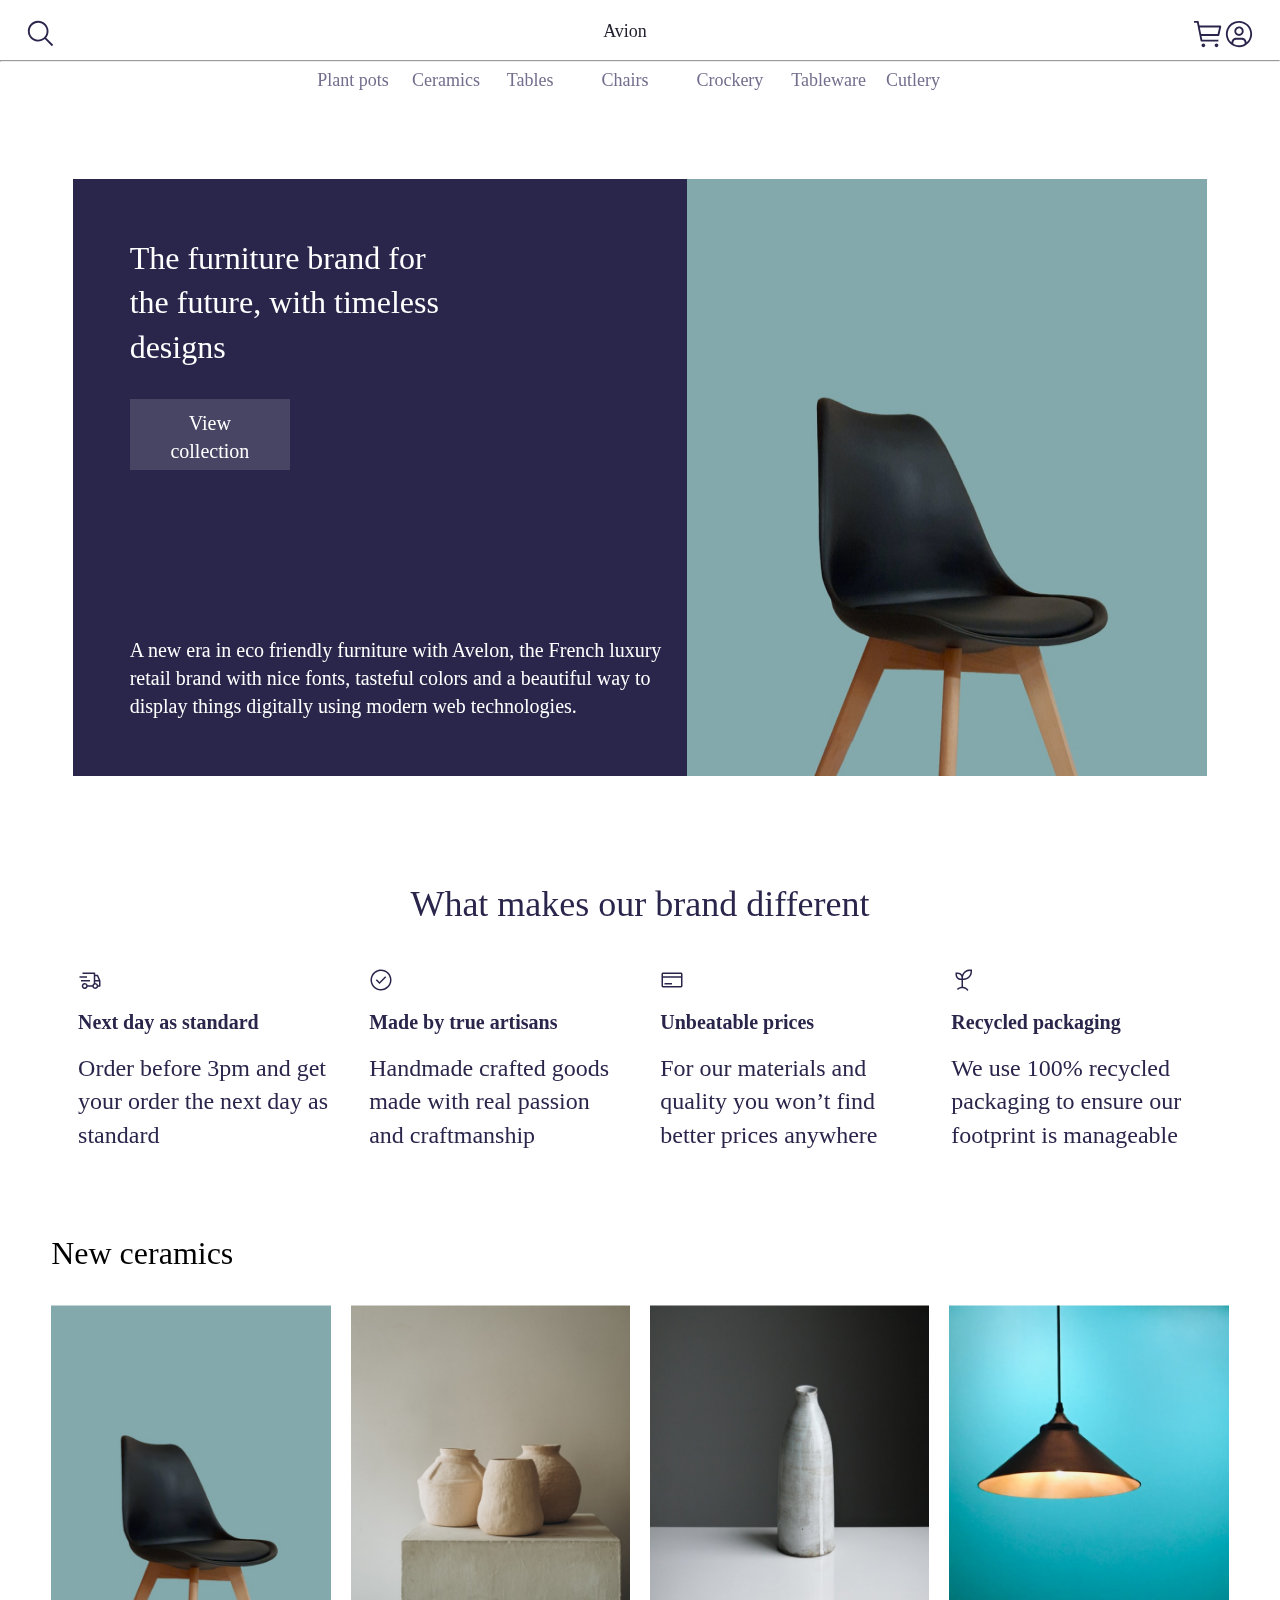
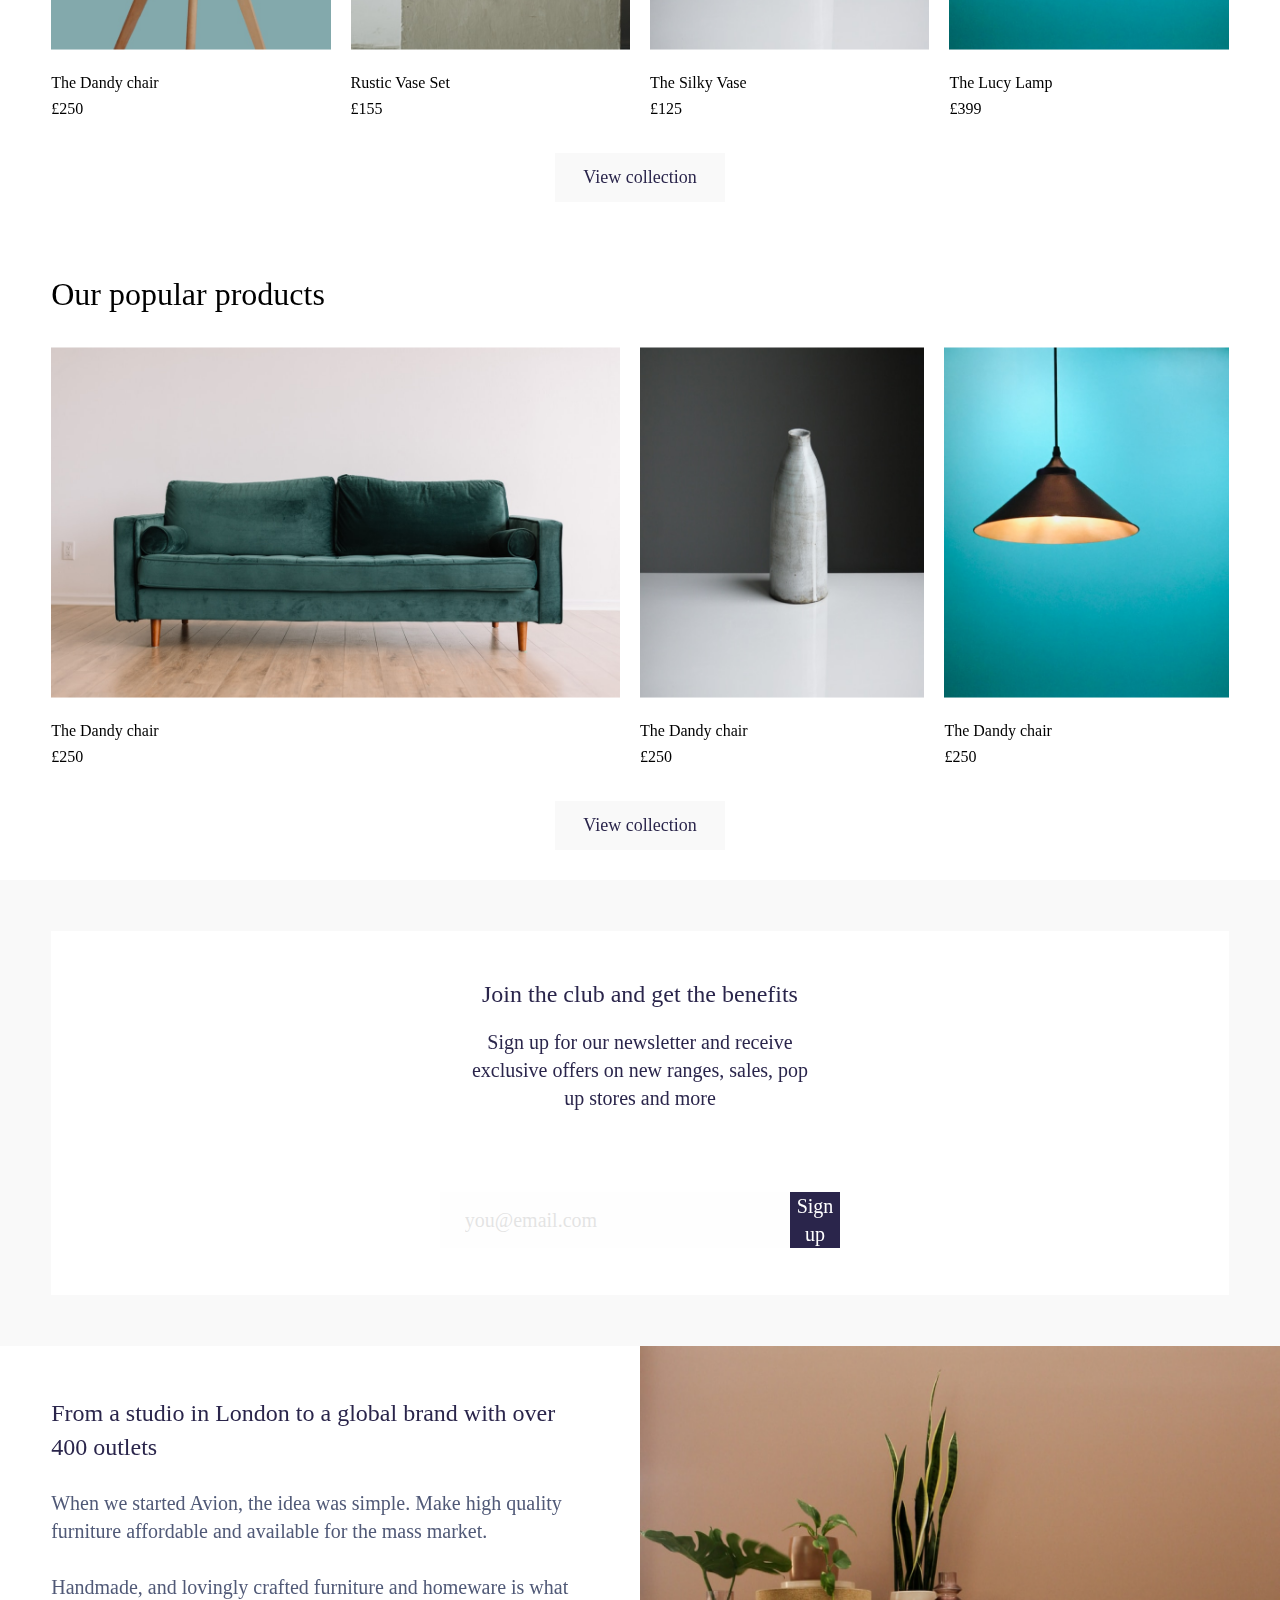
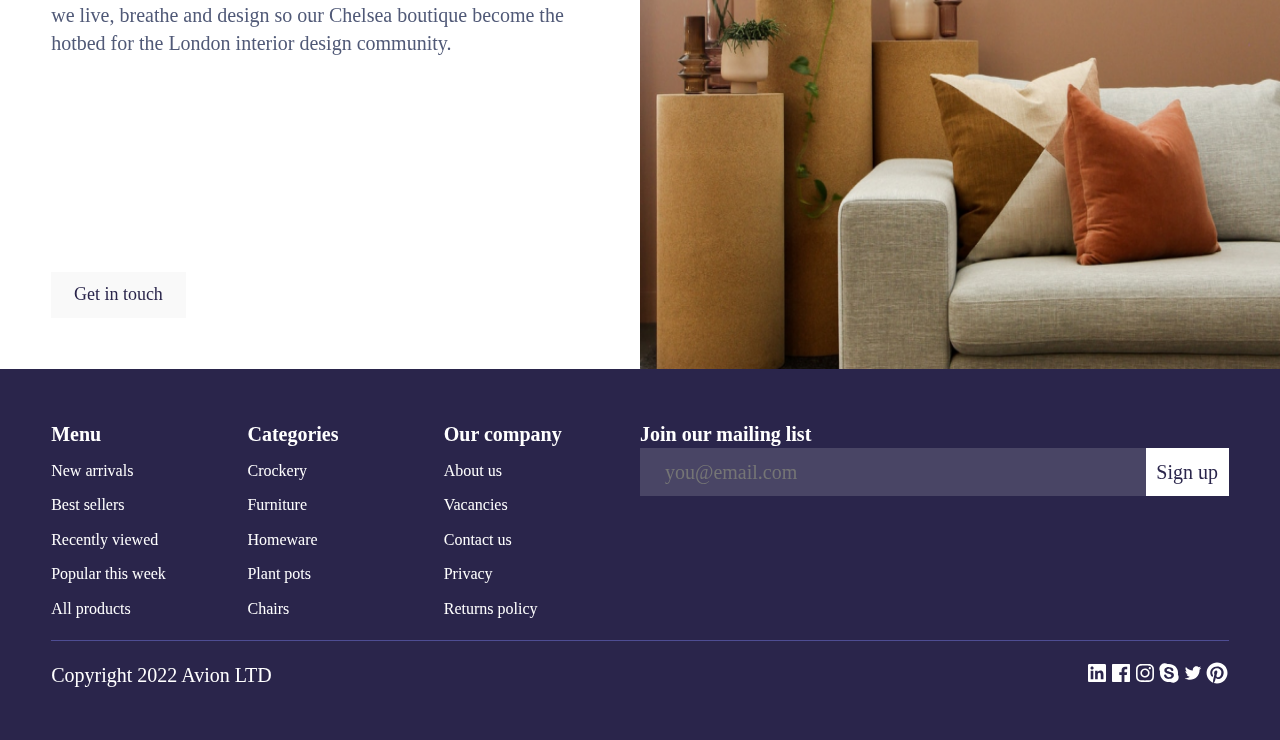
<file: Cource/Lesson12-15/index.html>
<!DOCTYPE html><html lang="en"><head><meta charset="UTF-8"><meta name="viewport" content="width=device-width,initial-scale=1"><link rel="stylesheet" type="text/css" href="https://necolas.github.io/normalize.css/8.0.1/normalize.css"><link rel="stylesheet" type="text/css" href="styles/style.css"><title>Avion</title></head><body><header><div class="header-up"><svg aria-label="Поиск" xmlns="http://www.w3.org/2000/svg" width="30" height="30" viewBox="0 0 16 16" fill="none"><rect width="16" height="16" fill="white" style="mix-blend-mode:multiply"/><path d="M14.5001 13.7929L10.7241 10.0169C11.6314 8.92758 12.0839 7.53038 11.9873 6.11596C11.8908 4.70153 11.2526 3.37879 10.2057 2.42288C9.15867 1.46698 7.78347 0.951515 6.36612 0.983723C4.94877 1.01593 3.5984 1.59333 2.59593 2.59581C1.59345 3.59828 1.01605 4.94865 0.983845 6.366C0.951637 7.78335 1.4671 9.15855 2.423 10.2055C3.37891 11.2525 4.70165 11.8907 6.11608 11.9872C7.5305 12.0838 8.9277 11.6313 10.017 10.7239L13.7931 14.5L14.5001 13.7929ZM2.00012 6.5C2.00012 5.60998 2.26404 4.73995 2.75851 3.99993C3.25297 3.25991 3.95578 2.68313 4.77804 2.34254C5.60031 2.00194 6.50511 1.91283 7.37802 2.08646C8.25094 2.2601 9.05276 2.68868 9.6821 3.31802C10.3114 3.94735 10.74 4.74918 10.9137 5.62209C11.0873 6.495 10.9982 7.3998 10.6576 8.22207C10.317 9.04434 9.7402 9.74714 9.00018 10.2416C8.26016 10.7361 7.39013 11 6.50012 11C5.30705 10.9987 4.16323 10.5241 3.3196 9.68052C2.47597 8.83689 2.00144 7.69306 2.00012 6.5Z" fill="#2A254B"/></svg><p class="header-up-text">Avion</p><div><svg aria-label="Корзина" xmlns="http://www.w3.org/2000/svg" width="30" height="30" viewBox="0 0 16 16" fill="none"><rect width="16" height="16" fill="white" style="mix-blend-mode:multiply"/><path d="M5 15C5.55228 15 6 14.5523 6 14C6 13.4477 5.55228 13 5 13C4.44772 13 4 13.4477 4 14C4 14.5523 4.44772 15 5 15Z" fill="#2A254B"/><path d="M12 15C12.5523 15 13 14.5523 13 14C13 13.4477 12.5523 13 12 13C11.4477 13 11 13.4477 11 14C11 14.5523 11.4477 15 12 15Z" fill="#2A254B"/><path d="M14 3.50001H2.91L2.5 1.40001C2.47662 1.28537 2.41379 1.18256 2.32243 1.10947C2.23107 1.03639 2.11697 0.997651 2 1.00001H0V2.00001H1.59L3.5 11.6C3.52338 11.7146 3.58621 11.8175 3.67757 11.8905C3.76893 11.9636 3.88303 12.0024 4 12H13V11H4.41L4 9.00001H13C13.1156 9.00284 13.2286 8.96552 13.3197 8.89441C13.4109 8.8233 13.4746 8.7228 13.5 8.61001L14.5 4.11001C14.5168 4.03582 14.5164 3.95879 14.4989 3.88478C14.4814 3.81076 14.4472 3.74172 14.399 3.6829C14.3508 3.62407 14.2898 3.57703 14.2206 3.54534C14.1515 3.51364 14.076 3.49814 14 3.50001ZM12.6 8.00001H3.81L3.11 4.50001H13.375L12.6 8.00001Z" fill="#2A254B"/></svg><svg aria-label="Личный кабинет" xmlns="http://www.w3.org/2000/svg" width="30" height="30" viewBox="0 0 16 16" fill="none"><rect width="16" height="16" fill="white" style="mix-blend-mode:multiply"/><path d="M8 4C7.50555 4 7.0222 4.14662 6.61108 4.42133C6.19995 4.69603 5.87952 5.08648 5.6903 5.54329C5.50108 6.00011 5.45158 6.50277 5.54804 6.98773C5.6445 7.47268 5.88261 7.91814 6.23224 8.26777C6.58187 8.6174 7.02733 8.8555 7.51228 8.95196C7.99723 9.04843 8.4999 8.99892 8.95671 8.8097C9.41353 8.62048 9.80397 8.30005 10.0787 7.88893C10.3534 7.4778 10.5 6.99445 10.5 6.5C10.5 5.83696 10.2366 5.20107 9.76777 4.73223C9.29893 4.26339 8.66304 4 8 4ZM8 8C7.70333 8 7.41332 7.91203 7.16665 7.7472C6.91997 7.58238 6.72772 7.34811 6.61418 7.07403C6.50065 6.79994 6.47095 6.49834 6.52882 6.20736C6.5867 5.91639 6.72956 5.64912 6.93934 5.43934C7.14912 5.22956 7.4164 5.0867 7.70737 5.02882C7.99834 4.97094 8.29994 5.00065 8.57403 5.11418C8.84812 5.22771 9.08239 5.41997 9.24721 5.66664C9.41203 5.91332 9.5 6.20333 9.5 6.5C9.49955 6.89769 9.34137 7.27896 9.06017 7.56016C8.77896 7.84137 8.39769 7.99955 8 8Z" fill="#2A254B"/><path d="M8 1C6.61553 1 5.26216 1.41054 4.11101 2.17971C2.95987 2.94888 2.06266 4.04213 1.53285 5.32122C1.00303 6.6003 0.86441 8.00776 1.13451 9.36563C1.4046 10.7235 2.07129 11.9708 3.05026 12.9497C4.02922 13.9287 5.2765 14.5954 6.63437 14.8655C7.99224 15.1356 9.3997 14.997 10.6788 14.4672C11.9579 13.9373 13.0511 13.0401 13.8203 11.889C14.5895 10.7378 15 9.38447 15 8C14.9979 6.14413 14.2597 4.36486 12.9474 3.05256C11.6351 1.74026 9.85588 1.00209 8 1ZM5 13.1882V12.5C5.00044 12.1023 5.15862 11.721 5.43983 11.4398C5.72104 11.1586 6.10231 11.0004 6.5 11H9.5C9.89769 11.0004 10.279 11.1586 10.5602 11.4398C10.8414 11.721 10.9996 12.1023 11 12.5V13.1882C10.0896 13.7199 9.05426 14 8 14C6.94574 14 5.91042 13.7199 5 13.1882ZM11.9963 12.4629C11.9863 11.807 11.7191 11.1813 11.2521 10.7206C10.7852 10.2599 10.156 10.0011 9.5 10H6.5C5.84405 10.0011 5.2148 10.2599 4.74786 10.7206C4.28093 11.1813 4.01369 11.807 4.00375 12.4629C3.09703 11.6533 2.45762 10.5873 2.17017 9.40623C1.88272 8.22513 1.9608 6.98457 2.39407 5.84883C2.82734 4.71309 3.59536 3.73573 4.59644 3.04618C5.59751 2.35663 6.78442 1.98741 8 1.98741C9.21558 1.98741 10.4025 2.35663 11.4036 3.04618C12.4046 3.73573 13.1727 4.71309 13.6059 5.84883C14.0392 6.98457 14.1173 8.22513 13.8298 9.40623C13.5424 10.5873 12.903 11.6533 11.9963 12.4629Z" fill="#2A254B"/></svg></div></div><hr style="background:rgba(0,0,0,.1)"><div class="header-down"><div></div><p class="header-down-text">Plant pots</p><p class="header-down-text">Ceramics</p><p class="header-down-text">Tables</p><p class="header-down-text">Chairs</p><p class="header-down-text">Crockery</p><p class="header-down-text">Tableware</p><p class="header-down-text">Cutlery</p><div></div></div></header><div class="hero-blocks"><div class="hero-cont"><div class="hero-cont-in"><p class="hero-text-in">The furniture brand for the future, with timeless designs</p><button aria-label="Показать коллекцию" class="hero-button">View collection</button></div><p class="hero-text-cont">A new era in eco friendly furniture with Avelon, the French luxury retail brand with nice fonts, tasteful colors and a beautiful way to display things digitally using modern web technologies.</p></div><img aria-label="Стул" loading="lazy" src="media/images/RightImage.png" alt=""></div><div class="features"><p class="features-head">What makes our brand different</p><div class="features-info"><div class="features-info-block"><svg aria-label="Грузовик" xmlns="http://www.w3.org/2000/svg" width="24" height="24" viewBox="0 0 24 24" fill="none"><rect width="24" height="24" fill="white" style="mix-blend-mode:multiply"/><path d="M12 12H3V13.5H12V12Z" fill="#2A254B"/><path d="M9 8.25H1.5V9.75H9V8.25Z" fill="#2A254B"/><path d="M22.4392 12.4548L20.1892 7.2048C20.1315 7.06979 20.0355 6.95469 19.9129 6.87383C19.7904 6.79297 19.6468 6.74991 19.5 6.75H17.25V5.25C17.25 5.05109 17.171 4.86032 17.0303 4.71967C16.8897 4.57902 16.6989 4.5 16.5 4.5H4.5V6H15.75V15.4172C15.4083 15.6156 15.1092 15.8797 14.8701 16.1943C14.6309 16.5089 14.4564 16.8677 14.3566 17.25H9.64342C9.46088 16.543 9.02675 15.9269 8.42242 15.517C7.81809 15.1072 7.08504 14.9319 6.36067 15.0239C5.63631 15.1159 4.97038 15.4689 4.48768 16.0168C4.00499 16.5647 3.73869 17.2698 3.73869 18C3.73869 18.7302 4.00499 19.4353 4.48768 19.9832C4.97038 20.5311 5.63631 20.8841 6.36067 20.9761C7.08504 21.0681 7.81809 20.8928 8.42242 20.483C9.02675 20.0731 9.46088 19.457 9.64342 18.75H14.3566C14.5201 19.3933 14.8934 19.9638 15.4174 20.3712C15.9414 20.7787 16.5862 20.9999 17.25 20.9999C17.9138 20.9999 18.5586 20.7787 19.0826 20.3712C19.6066 19.9638 19.9799 19.3933 20.1434 18.75H21.75C21.9489 18.75 22.1397 18.671 22.2803 18.5303C22.421 18.3897 22.5 18.1989 22.5 18V12.75C22.5 12.6485 22.4793 12.548 22.4392 12.4548ZM6.75 19.5C6.45333 19.5 6.16332 19.412 5.91665 19.2472C5.66997 19.0824 5.47771 18.8481 5.36418 18.574C5.25065 18.2999 5.22094 17.9983 5.27882 17.7074C5.3367 17.4164 5.47956 17.1491 5.68934 16.9393C5.89912 16.7296 6.16639 16.5867 6.45736 16.5288C6.74834 16.4709 7.04994 16.5006 7.32403 16.6142C7.59811 16.7277 7.83238 16.92 7.9972 17.1666C8.16203 17.4133 8.25 17.7033 8.25 18C8.24954 18.3977 8.09136 18.779 7.81016 19.0602C7.52895 19.3414 7.14768 19.4995 6.75 19.5ZM17.25 8.25H19.0056L20.6129 12H17.25V8.25ZM17.25 19.5C16.9533 19.5 16.6633 19.412 16.4166 19.2472C16.17 19.0824 15.9777 18.8481 15.8642 18.574C15.7506 18.2999 15.7209 17.9983 15.7788 17.7074C15.8367 17.4164 15.9796 17.1491 16.1893 16.9393C16.3991 16.7296 16.6664 16.5867 16.9574 16.5288C17.2483 16.4709 17.5499 16.5006 17.824 16.6142C18.0981 16.7277 18.3324 16.92 18.4972 17.1666C18.662 17.4133 18.75 17.7033 18.75 18C18.7495 18.3977 18.5914 18.779 18.3102 19.0602C18.0289 19.3414 17.6477 19.4995 17.25 19.5ZM21 17.25H20.1434C19.9782 16.6076 19.6045 16.0382 19.0808 15.631C18.5572 15.2239 17.9133 15.0019 17.25 15V13.5H21V17.25Z" fill="#2A254B"/></svg><p class="features-text-title">Next day as standard</p><p class="features-text-info">Order before 3pm and get your order the next day as standard</p></div><div class="features-info-block"><svg aria-label="Галочка" xmlns="http://www.w3.org/2000/svg" width="24" height="24" viewBox="0 0 24 24" fill="none"><rect width="24" height="24" fill="white" style="mix-blend-mode:multiply"/><path d="M10.5 16.0605L6.75 12.3097L7.80976 11.25L10.5 13.9395L16.1888 8.25L17.25 9.31125L10.5 16.0605Z" fill="#2A254B"/><path d="M12 1.5C9.9233 1.5 7.89323 2.11581 6.16652 3.26957C4.4398 4.42332 3.09399 6.0632 2.29927 7.98182C1.50455 9.90045 1.29661 12.0116 1.70176 14.0484C2.1069 16.0852 3.10693 17.9562 4.57538 19.4246C6.04383 20.8931 7.91476 21.8931 9.95156 22.2982C11.9884 22.7034 14.0996 22.4955 16.0182 21.7007C17.9368 20.906 19.5767 19.5602 20.7304 17.8335C21.8842 16.1068 22.5 14.0767 22.5 12C22.5 9.21523 21.3938 6.54451 19.4246 4.57538C17.4555 2.60625 14.7848 1.5 12 1.5ZM12 21C10.22 21 8.47992 20.4722 6.99987 19.4832C5.51983 18.4943 4.36628 17.0887 3.68509 15.4442C3.0039 13.7996 2.82567 11.99 3.17294 10.2442C3.5202 8.49836 4.37737 6.89471 5.63604 5.63604C6.89472 4.37737 8.49836 3.5202 10.2442 3.17293C11.99 2.82567 13.7996 3.0039 15.4442 3.68508C17.0887 4.36627 18.4943 5.51983 19.4832 6.99987C20.4722 8.47991 21 10.22 21 12C21 14.3869 20.0518 16.6761 18.364 18.364C16.6761 20.0518 14.387 21 12 21Z" fill="#2A254B"/></svg><p class="features-text-title">Made by true artisans</p><p class="features-text-info">Handmade crafted goods made with real passion and craftmanship</p></div><div class="features-info-block"><svg aria-label="Карта" xmlns="http://www.w3.org/2000/svg" width="24" height="24" viewBox="0 0 24 24" fill="none"><rect width="24" height="24" fill="white" style="mix-blend-mode:multiply"/><path d="M21 4.5H3C2.60218 4.5 2.22064 4.65804 1.93934 4.93934C1.65804 5.22064 1.5 5.60218 1.5 6V18C1.5 18.3978 1.65804 18.7794 1.93934 19.0607C2.22064 19.342 2.60218 19.5 3 19.5H21C21.3978 19.5 21.7794 19.342 22.0607 19.0607C22.342 18.7794 22.5 18.3978 22.5 18V6C22.5 5.60218 22.342 5.22064 22.0607 4.93934C21.7794 4.65804 21.3978 4.5 21 4.5ZM21 6V8.25H3V6H21ZM3 18V9.75H21V18H3Z" fill="#2A254B"/><path d="M12 15H4.5V16.5H12V15Z" fill="#2A254B"/></svg><p class="features-text-title">Unbeatable prices</p><p class="features-text-info">For our materials and quality you won’t find better prices anywhere</p></div><div class="features-info-block"><svg aria-label="Цветочек" xmlns="http://www.w3.org/2000/svg" width="24" height="24" viewBox="0 0 24 24" fill="none"><rect width="24" height="24" fill="white" style="mix-blend-mode:multiply"/><path d="M18.75 1.5C17.0878 1.50275 15.4651 2.00708 14.0942 2.94704C12.7232 3.887 11.6679 5.21881 11.0662 6.7683C10.5841 6.06903 9.93949 5.49727 9.18767 5.10216C8.43584 4.70705 7.59932 4.50041 6.75 4.5H4.5V6.75C4.50155 8.14191 5.05517 9.47637 6.0394 10.4606C7.02363 11.4448 8.35809 11.9985 9.75 12H10.5V18.787C8.7773 18.9554 7.16718 19.7191 5.94675 20.9465L7.00725 22.0071C7.63464 21.3798 8.39333 20.8995 9.22869 20.6006C10.064 20.3018 10.9553 20.192 11.8382 20.279C12.7211 20.3661 13.5737 20.6478 14.3347 21.104C15.0956 21.5602 15.7459 22.1794 16.2387 22.9172L17.4849 22.0826C16.8701 21.1638 16.0593 20.3926 15.111 19.8244C14.1626 19.2562 13.1002 18.9052 12 18.7965V12H12.75C14.9373 11.9975 17.0343 11.1275 18.5809 9.58089C20.1275 8.03425 20.9975 5.93727 21 3.75V1.5H18.75ZM9.75 10.5C8.75579 10.4989 7.80262 10.1034 7.0996 9.4004C6.39658 8.69738 6.00113 7.74421 6 6.75V6H6.75C7.74423 6.00107 8.69744 6.3965 9.40047 7.09953C10.1035 7.80256 10.4989 8.75577 10.5 9.75V10.5H9.75ZM19.5 3.75C19.498 5.5396 18.7862 7.25534 17.5208 8.52078C16.2553 9.78622 14.5396 10.498 12.75 10.5H12V9.75C12.002 7.9604 12.7138 6.24466 13.9792 4.97922C15.2447 3.71378 16.9604 3.00199 18.75 3H19.5V3.75Z" fill="#2A254B"/></svg><p class="features-text-title">Recycled packaging</p><p class="features-text-info">We use 100% recycled packaging to ensure our footprint is manageable</p></div></div></div><div style="margin:0 4%"><div class="listings"><h3>New ceramics</h3><div class="ceramicsWrapper"><div class="ceramics"><img loading="lazy" aria-label="Стул" src="media/images/Photo (3).png" alt=""><div class="ceramicsTextWrapper"><p>The Dandy chair</p><p>£250</p></div></div><div class="ceramics"><img loading="lazy" aria-label="Вазы" src="media/images/Photo.png" alt=""><div class="ceramicsTextWrapper"><p>Rustic Vase Set</p><p>£155</p></div></div><div class="ceramics"><img loading="lazy" aria-label="Ваза" src="media/images/Photo (1).png" alt=""><div class="ceramicsTextWrapper"><p>The Silky Vase</p><p>£125</p></div></div><div class="ceramics"><img loading="lazy" aria-label="Лампа" src="media/images/Photo (2).png" alt=""><div class="ceramicsTextWrapper"><p>The Lucy Lamp</p><p>£399</p></div></div></div><div class="buttonWrapper"><button aria-label="Показать коллекцию" class="viewCollection">View collection</button></div></div><div class="listings"><h3>Our popular products</h3><div class="ceramicsWrapper" style="display:grid;grid-template-columns:2fr 1fr 1fr"><div class="ceramics"><img loading="lazy" aria-label="Диван" src="media/images/Large.png"><div class="ceramicsTextWrapper"><p>The Dandy chair</p><p>£250</p></div></div><div class="ceramics"><img loading="lazy" aria-label="Ваза" src="media/images/Photo (1).png"><div class="ceramicsTextWrapper"><p>The Dandy chair</p><p>£250</p></div></div><div class="ceramics"><img loading="lazy" aria-label="Лампа" src="media/images/Photo (2).png"><div class="ceramicsTextWrapper"><p>The Dandy chair</p><p>£250</p></div></div></div><div class="buttonWrapper"><button aria-label="Показать колэ" class="viewCollection">View collection</button></div></div></div><div class="email-sing-up"><div class="email-sing-up2"><div class="email-text"><h3>Join the club and get the benefits</h3><p>Sign up for our newsletter and receive exclusive offers on new ranges, sales, pop up stores and more</p></div><div class="email-input"><input aria-label="Ввод емэил" type="text" placeholder="you@email.com"><button aria-label="Зарегистрировать">Sign up</button></div></div></div><div class="last-features"><div class="last-fetures-info"><div class="last-features-text"><h3>From a studio in London to a global brand with over 400 outlets</h3><p>When we started Avion, the idea was simple. Make high quality furniture affordable and available for the mass market.<br><br>Handmade, and lovingly crafted furniture and homeware is what we live, breathe and design so our Chelsea boutique become the hotbed for the London interior design community.</p></div><button aria-label="Что то получить">Get in touch</button></div><img loading="lazy" aria-label="Диван с декорациями" src="media/images/Image.png" alt=""></div><div class="foot"><div class="footer-up"><div class="foot-left"><h3>Menu</h3><p>New arrivals</p><p>Best sellers</p><p>Recently viewed</p><p>Popular this week</p><p>All products</p></div><div class="foot-left"><h3>Categories</h3><p>Crockery</p><p>Furniture</p><p>Homeware</p><p>Plant pots</p><p>Chairs</p></div><div class="foot-left"><h3>Our company</h3><p>About us</p><p>Vacancies</p><p>Contact us</p><p>Privacy</p><p>Returns policy</p></div><div><h3>Join our mailing list</h3><div class="email-input2"><input aria-label="Ввод емэил" type="text" placeholder="you@email.com"><button aria-label="Зарегистрировать">Sign up</button></div></div></div><hr><div class="footer-down"><p>Copyright 2022 Avion LTD</p><div><svg aria-label="Странная соц сеть" xmlns="http://www.w3.org/2000/svg" width="24" height="24" viewBox="0 0 24 24" fill="none"><rect width="24" height="24" fill="white" style="mix-blend-mode:multiply"/><path d="M19.65 3H4.35C3.6 3 3 3.6 3 4.275V19.65C3 20.325 3.6 20.925 4.35 20.925H19.65C20.4 20.925 21 20.325 21 19.65V4.275C21 3.6 20.4 3 19.65 3ZM8.325 18.3H5.7V9.75H8.325V18.3ZM7.05 8.55C6.225 8.55 5.475 7.875 5.475 6.975C5.475 6.075 6.15 5.4 7.05 5.4C7.875 5.4 8.625 6.075 8.625 6.975C8.625 7.875 7.875 8.55 7.05 8.55ZM18.375 18.225H15.75V14.025C15.75 13.05 15.75 11.7 14.325 11.7C12.9 11.7 12.75 12.825 12.75 13.875V18.15H10.125V9.75H12.6V10.875H12.675C13.05 10.2 13.95 9.45 15.225 9.45C17.925 9.45 18.45 11.25 18.45 13.575V18.225H18.375Z" fill="white"/></svg><svg aria-label="Фейсбук" xmlns="http://www.w3.org/2000/svg" width="24" height="24" viewBox="0 0 24 24" fill="none"><rect width="24" height="24" fill="white" style="mix-blend-mode:multiply"/><path d="M20.0025 3H3.9975C3.73355 3.00196 3.48097 3.10769 3.29433 3.29433C3.10769 3.48097 3.00196 3.73355 3 3.9975V20.0025C3.00196 20.2664 3.10769 20.519 3.29433 20.7057C3.48097 20.8923 3.73355 20.998 3.9975 21H12.615V14.04H10.275V11.3175H12.615V9.315C12.615 6.99 14.0325 5.7225 16.1175 5.7225C16.815 5.7225 17.5125 5.7225 18.21 5.8275V8.25H16.7775C15.645 8.25 15.4275 8.79 15.4275 9.5775V11.31H18.1275L17.775 14.0325H15.4275V21H20.0025C20.2664 20.998 20.519 20.8923 20.7057 20.7057C20.8923 20.519 20.998 20.2664 21 20.0025V3.9975C20.998 3.73355 20.8923 3.48097 20.7057 3.29433C20.519 3.10769 20.2664 3.00196 20.0025 3Z" fill="white"/></svg><svg aria-label="Инста" xmlns="http://www.w3.org/2000/svg" width="24" height="24" viewBox="0 0 24 24" fill="none"><rect width="24" height="24" fill="white" style="mix-blend-mode:multiply"/><path d="M16.8042 8.2758C17.4007 8.2758 17.8842 7.79227 17.8842 7.1958C17.8842 6.59933 17.4007 6.1158 16.8042 6.1158C16.2077 6.1158 15.7242 6.59933 15.7242 7.1958C15.7242 7.79227 16.2077 8.2758 16.8042 8.2758Z" fill="white"/><path d="M12 7.37835C11.0859 7.37835 10.1924 7.64941 9.43235 8.15724C8.67232 8.66507 8.07995 9.38688 7.73015 10.2314C7.38035 11.0759 7.28883 12.0051 7.46715 12.9016C7.64548 13.7982 8.08565 14.6217 8.732 15.268C9.37835 15.9144 10.2018 16.3545 11.0984 16.5328C11.9949 16.7112 12.9241 16.6196 13.7686 16.2698C14.6131 15.92 15.3349 15.3277 15.8428 14.5677C16.3506 13.8076 16.6217 12.9141 16.6217 12C16.6217 10.7743 16.1347 9.59873 15.268 8.732C14.4013 7.86527 13.2257 7.37835 12 7.37835ZM12 15C11.4067 15 10.8266 14.8241 10.3333 14.4944C9.83994 14.1648 9.45542 13.6962 9.22836 13.1481C9.0013 12.5999 8.94189 11.9967 9.05764 11.4147C9.1734 10.8328 9.45912 10.2982 9.87868 9.87868C10.2982 9.45912 10.8328 9.1734 11.4147 9.05764C11.9967 8.94189 12.5999 9.0013 13.1481 9.22836C13.6962 9.45542 14.1648 9.83994 14.4944 10.3333C14.8241 10.8266 15 11.4067 15 12C15 12.7956 14.6839 13.5587 14.1213 14.1213C13.5587 14.6839 12.7956 15 12 15Z" fill="white"/><path d="M12 4.62165C14.4031 4.62165 14.6878 4.6308 15.6368 4.67415C16.2075 4.68094 16.7728 4.78577 17.308 4.98405C17.6961 5.13381 18.0486 5.36316 18.3428 5.65732C18.6369 5.95149 18.8663 6.30398 19.016 6.6921C19.2143 7.22731 19.3191 7.79261 19.3259 8.36333C19.3692 9.3123 19.3784 9.597 19.3784 12.0001C19.3784 14.4031 19.3693 14.6878 19.3259 15.6368C19.3191 16.2075 19.2143 16.7728 19.016 17.3081C18.8663 17.6962 18.6369 18.0487 18.3428 18.3428C18.0486 18.637 17.6961 18.8663 17.308 19.0161C16.7728 19.2144 16.2075 19.3192 15.6368 19.326C14.6879 19.3693 14.4033 19.3785 12 19.3785C9.5967 19.3785 9.31215 19.3694 8.36325 19.326C7.79253 19.3192 7.22723 19.2144 6.69202 19.0161C6.3039 18.8663 5.95142 18.637 5.65725 18.3428C5.36308 18.0487 5.13374 17.6962 4.98397 17.3081C4.78569 16.7728 4.68087 16.2075 4.67408 15.6368C4.6308 14.6878 4.62157 14.4031 4.62157 12.0001C4.62157 9.597 4.63072 9.3123 4.67408 8.36333C4.68087 7.79261 4.78569 7.22731 4.98397 6.6921C5.13373 6.30396 5.36307 5.95146 5.65724 5.65728C5.95141 5.3631 6.30389 5.13375 6.69202 4.98397C7.22723 4.78569 7.79253 4.68087 8.36325 4.67408C9.31222 4.6308 9.59693 4.62165 12 4.62165ZM12 3C9.55575 3 9.24922 3.01035 8.2893 3.05415C7.54279 3.06914 6.80422 3.21059 6.105 3.4725C5.50705 3.70374 4.96401 4.05735 4.51068 4.51068C4.05735 4.96401 3.70374 5.50705 3.4725 6.105C3.21055 6.80434 3.06909 7.54304 3.05415 8.28968C3.01035 9.24923 3 9.55575 3 12C3 14.4443 3.01035 14.7508 3.05415 15.7107C3.0691 16.4573 3.21056 17.196 3.4725 17.8954C3.70374 18.4933 4.05735 19.0364 4.51068 19.4897C4.96401 19.943 5.50705 20.2966 6.105 20.5279C6.80434 20.7898 7.54304 20.9313 8.28968 20.9462C9.24923 20.9897 9.55575 21 12 21C14.4443 21 14.7508 20.9896 15.7107 20.9459C16.4573 20.9309 17.196 20.7894 17.8954 20.5275C18.4933 20.2963 19.0364 19.9426 19.4897 19.4893C19.943 19.036 20.2966 18.493 20.5279 17.895C20.7898 17.1957 20.9313 16.457 20.9462 15.7103C20.9897 14.7508 21 14.4443 21 12C21 9.55575 20.9896 9.24922 20.9459 8.2893C20.9309 7.54279 20.7894 6.80422 20.5275 6.105C20.2962 5.50712 19.9426 4.96415 19.4893 4.51089C19.0359 4.05763 18.4929 3.70407 17.895 3.47287C17.1957 3.21093 16.457 3.06948 15.7103 3.05453C14.7508 3.01035 14.4443 3 12 3Z" fill="white"/></svg><svg aria-label="Боже скайп" xmlns="http://www.w3.org/2000/svg" width="24" height="24" viewBox="0 0 24 24" fill="none"><rect width="24" height="24" fill="white" style="mix-blend-mode:multiply"/><path d="M20.9321 13.4102C21.0078 12.944 21.0454 12.4724 21.0446 12.0002C21.0446 9.60129 20.0917 7.30066 18.3954 5.60439C16.6992 3.90813 14.3985 2.95517 11.9996 2.95517C11.5274 2.95444 11.0558 2.99207 10.5896 3.06768C9.5442 2.44143 8.3195 2.18241 7.11002 2.33174C5.90054 2.48107 4.77563 3.0302 3.9139 3.89193C3.05218 4.75365 2.50305 5.87857 2.35371 7.08805C2.20438 8.29753 2.4634 9.52223 3.08965 10.5677C3.00527 11.0406 2.96012 11.5198 2.95465 12.0002C2.95465 14.3991 3.9076 16.6997 5.60387 18.396C7.30013 20.0922 9.60076 21.0452 11.9996 21.0452C12.4719 21.0459 12.9435 21.0083 13.4096 20.9327C14.4551 21.5589 15.6798 21.8179 16.8893 21.6686C18.0987 21.5193 19.2237 20.9701 20.0854 20.1084C20.9471 19.2467 21.4962 18.1218 21.6456 16.9123C21.7949 15.7028 21.5359 14.4781 20.9096 13.4327L20.9321 13.4102ZM16.2971 16.1102C15.8738 16.6955 15.2904 17.146 14.6171 17.4077C13.7864 17.7337 12.8993 17.8917 12.0071 17.8727C10.9687 17.9161 9.93554 17.7023 8.99965 17.2502C8.45401 16.9569 7.9861 16.5378 7.63465 16.0277C7.31271 15.5919 7.12974 15.0691 7.10965 14.5277C7.10886 14.3872 7.13709 14.2481 7.19259 14.119C7.24808 13.9899 7.32964 13.8737 7.43215 13.7777C7.65931 13.5843 7.95174 13.4851 8.24965 13.5002C8.49861 13.4955 8.74092 13.5807 8.93215 13.7402C9.14146 13.936 9.3031 14.1772 9.40465 14.4452C9.53477 14.7584 9.70088 15.0554 9.89965 15.3302C10.0977 15.5839 10.3554 15.7848 10.6496 15.9152C11.0494 16.0867 11.4826 16.1661 11.9171 16.1477C12.5361 16.1777 13.1492 16.0152 13.6721 15.6827C13.8728 15.5651 14.0397 15.3977 14.1567 15.1966C14.2736 14.9956 14.3367 14.7677 14.3396 14.5352C14.3461 14.3723 14.3181 14.2099 14.2573 14.0587C14.1966 13.9075 14.1045 13.7708 13.9871 13.6577C13.7201 13.4116 13.399 13.2318 13.0496 13.1327C12.6596 13.0052 12.1421 12.8777 11.4896 12.7352C10.7403 12.5607 10.0094 12.3146 9.30715 12.0002C8.75457 11.7737 8.26732 11.4128 7.88965 10.9502C7.53144 10.4734 7.34628 9.88877 7.36465 9.29268C7.35859 8.68668 7.55379 8.0958 7.91965 7.61267C8.33754 7.09349 8.89405 6.7034 9.52465 6.48767C10.322 6.22284 11.1599 6.10096 11.9996 6.12768C12.6567 6.11605 13.3117 6.20457 13.9421 6.39018C14.4369 6.53708 14.9016 6.77071 15.3146 7.08017C15.6397 7.3243 15.9104 7.63334 16.1096 7.98767C16.2718 8.2739 16.3595 8.59626 16.3646 8.92518C16.3637 9.06539 16.3347 9.20399 16.2793 9.3328C16.2239 9.46161 16.1433 9.57803 16.0421 9.67518C15.9401 9.78577 15.8159 9.87364 15.6776 9.93308C15.5394 9.99252 15.3901 10.0222 15.2396 10.0202C14.9984 10.0389 14.7592 9.9637 14.5721 9.81018C14.3753 9.62055 14.2107 9.40017 14.0846 9.15768C13.8989 8.77542 13.6298 8.43969 13.2971 8.17517C12.8606 7.90304 12.3468 7.78183 11.8346 7.83017C11.309 7.80801 10.7881 7.93824 10.3346 8.20517C10.1699 8.29312 10.0309 8.42227 9.93096 8.58C9.83106 8.73774 9.77376 8.91869 9.76465 9.10518C9.75871 9.30894 9.82514 9.50822 9.95215 9.66768C10.1017 9.84099 10.2856 9.98144 10.4921 10.0802C10.7121 10.194 10.9434 10.2845 11.1821 10.3502C11.4221 10.4177 11.8121 10.5152 12.3596 10.6427C13.0496 10.7927 13.6646 10.9577 14.2271 11.1377C14.7303 11.291 15.2098 11.5131 15.6521 11.7977C16.038 12.0417 16.3554 12.3798 16.5746 12.7802C16.7975 13.2369 16.9008 13.7427 16.8746 14.2502C16.8814 14.9153 16.6794 15.5658 16.2971 16.1102Z" fill="white"/></svg><svg aria-label="Твитер" xmlns="http://www.w3.org/2000/svg" width="24" height="24" viewBox="0 0 24 24" fill="none"><rect width="24" height="24" fill="white" style="mix-blend-mode:multiply"/><path d="M8.94 18.705C10.2069 18.713 11.4627 18.4693 12.6346 17.9882C13.8066 17.507 14.8714 16.798 15.7672 15.9022C16.663 15.0064 17.3721 13.9416 17.8532 12.7696C18.3343 11.5977 18.578 10.3418 18.57 9.07499C18.57 8.92499 18.57 8.78249 18.57 8.63249C19.2267 8.15136 19.7951 7.56012 20.25 6.88499C19.6316 7.15544 18.9773 7.3348 18.3075 7.41749C19.0177 6.99432 19.5506 6.32824 19.8075 5.54249C19.1456 5.93957 18.4199 6.21871 17.6625 6.36749C17.1524 5.82401 16.4775 5.46378 15.7421 5.34253C15.0067 5.22128 14.2518 5.34576 13.5943 5.69673C12.9368 6.04769 12.4132 6.60557 12.1047 7.28405C11.7962 7.96252 11.7198 8.72376 11.8875 9.44999C10.542 9.38395 9.22553 9.03525 8.02377 8.42662C6.822 7.81798 5.7619 6.96305 4.9125 5.91749C4.48419 6.66087 4.35437 7.53923 4.54932 8.37473C4.74427 9.21023 5.24942 9.94043 5.9625 10.4175C5.43646 10.3972 4.92259 10.2533 4.4625 9.99749V10.035C4.45783 10.8119 4.71954 11.5669 5.20403 12.1742C5.68851 12.7815 6.3665 13.2044 7.125 13.3725C6.63573 13.5041 6.12322 13.5246 5.625 13.4325C5.84459 14.095 6.26376 14.6734 6.82503 15.0883C7.38631 15.5032 8.06219 15.7344 8.76 15.75C7.56691 16.7104 6.08407 17.239 4.5525 17.25C4.28396 17.2422 4.01606 17.2197 3.75 17.1825C5.30022 18.1702 7.1019 18.6909 8.94 18.6825" fill="white"/></svg><svg aria-label="Ещё одна старанная соц сеть" xmlns="http://www.w3.org/2000/svg" width="24" height="24" viewBox="0 0 24 24" fill="none"><rect width="24" height="24" fill="white" style="mix-blend-mode:multiply"/><path d="M11.9998 1.5C9.56549 1.51658 7.21257 2.37849 5.34356 3.93828C3.47455 5.49807 2.20559 7.65882 1.75375 10.0509C1.30192 12.443 1.69529 14.9177 2.86657 17.0518C4.03785 19.1858 5.91426 20.8466 8.1748 21.75C8.02287 20.7558 8.02287 19.7442 8.1748 18.75L9.4123 13.5C9.21646 13.0245 9.11949 12.5142 9.1273 12C9.1273 10.545 9.9748 9.45 11.0248 9.45C11.215 9.44714 11.4036 9.48543 11.5776 9.56224C11.7517 9.63906 11.9071 9.75258 12.0331 9.89504C12.1592 10.0375 12.253 10.2055 12.3081 10.3876C12.3632 10.5697 12.3783 10.7615 12.3523 10.95C12.3523 11.85 11.7823 13.2 11.4823 14.445C11.4177 14.6772 11.4101 14.9215 11.4599 15.1573C11.5098 15.3931 11.6157 15.6133 11.7688 15.7995C11.9218 15.9857 12.1175 16.1322 12.3391 16.2267C12.5608 16.3212 12.802 16.361 13.0423 16.3425C14.9023 16.3425 16.3423 14.37 16.3423 11.535C16.361 10.9589 16.2594 10.3853 16.044 9.85061C15.8287 9.31598 15.5042 8.8321 15.0914 8.42986C14.6786 8.02762 14.1864 7.71584 13.6464 7.51442C13.1063 7.31299 12.5302 7.22634 11.9548 7.26C11.3405 7.23361 10.7272 7.33216 10.152 7.54966C9.5769 7.76717 9.05188 8.09912 8.60875 8.52542C8.16563 8.95172 7.81361 9.46351 7.57401 10.0298C7.33441 10.5961 7.21221 11.2051 7.2148 11.82C7.20646 12.6766 7.46895 13.5139 7.9648 14.2125C8.00086 14.2526 8.02654 14.3009 8.03962 14.3532C8.05269 14.4055 8.05275 14.4602 8.0398 14.5125C7.9573 14.8425 7.7773 15.5625 7.7473 15.705C7.7173 15.8475 7.5898 15.9375 7.3948 15.8475C6.0823 15.2325 5.2648 13.32 5.2648 11.775C5.2648 8.4675 7.6723 5.4225 12.2023 5.4225C15.8398 5.4225 18.6748 8.0175 18.6748 11.49C18.6748 15.105 16.4248 18.015 13.2223 18.015C12.7528 18.0313 12.2867 17.9301 11.8662 17.7206C11.4458 17.511 11.0844 17.1997 10.8148 16.815L10.1623 19.3125C9.84951 20.2831 9.41077 21.2085 8.8573 22.065C9.87714 22.3664 10.9364 22.513 11.9998 22.5C14.7846 22.5 17.4553 21.3938 19.4244 19.4246C21.3936 17.4555 22.4998 14.7848 22.4998 12C22.4998 9.21523 21.3936 6.54451 19.4244 4.57538C17.4553 2.60625 14.7846 1.5 11.9998 1.5Z" fill="white"/></svg></div></div></div></body></html>
</file>
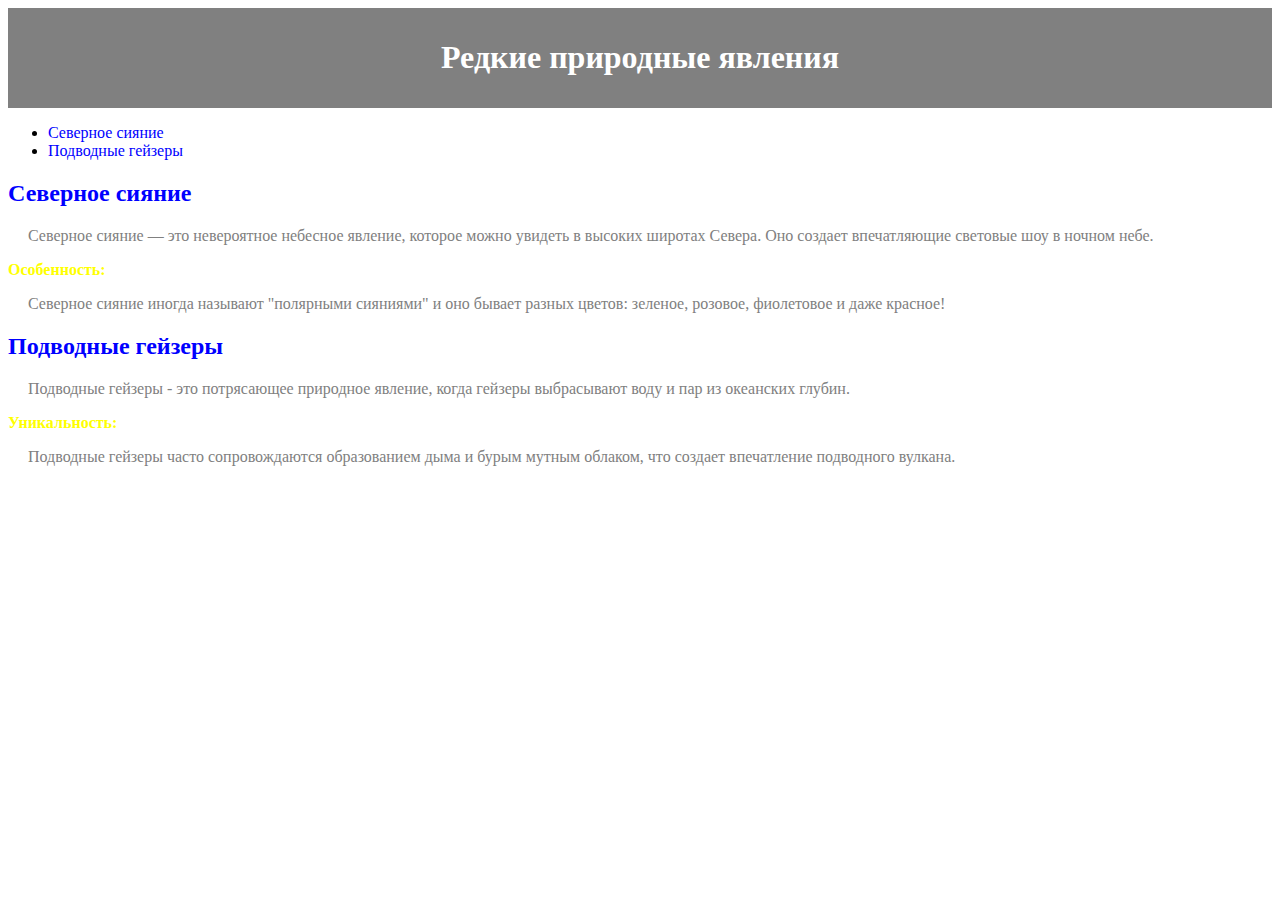
<file: Cource/Lesson 5/ExA/index.html>
<!DOCTYPE html>
<html lang="en">
<head>
    <meta charset="UTF-8">
    <meta name="viewport" content="width=device-width, initial-scale=1.0">
    <link rel="stylesheet" href="style.css">
    <title>Редкие природные явления</title>
</head>
<body>
    <body>
        <header>
            <h1>Редкие природные явления</h1>
        </header>
        <nav>
            <ul>
                <li><a href="#">Северное сияние</a></li>
                <li><a href="#">Подводные гейзеры</a></li>
            </ul>
        </nav>
        <main>
            <section class="phenomenon">
                <h2>Северное сияние</h2>
                <p class="phenomenon-description">Северное сияние — это невероятное небесное явление, которое можно увидеть в высоких широтах Севера. Оно создает впечатляющие световые шоу в ночном небе.</p>
                <span class="phenomenon-highlight">Особенность:</span>
                <p>Северное сияние иногда называют "полярными сияниями" и оно бывает разных цветов: зеленое, розовое, фиолетовое и даже красное!</p>
            </section>
            <section class="phenomenon">
                <h2>Подводные гейзеры</h2>
                <p class="phenomenon-description">Подводные гейзеры - это потрясающее природное явление, когда гейзеры выбрасывают воду и пар из океанских глубин.</p>
                <span class="phenomenon-highlight">Уникальность:</span>
                <p>Подводные гейзеры часто сопровождаются образованием дыма и бурым мутным облаком, что создает впечатление подводного вулкана.</p>
            </section>
        </main>
    </body>
</body>
</html>
</file>
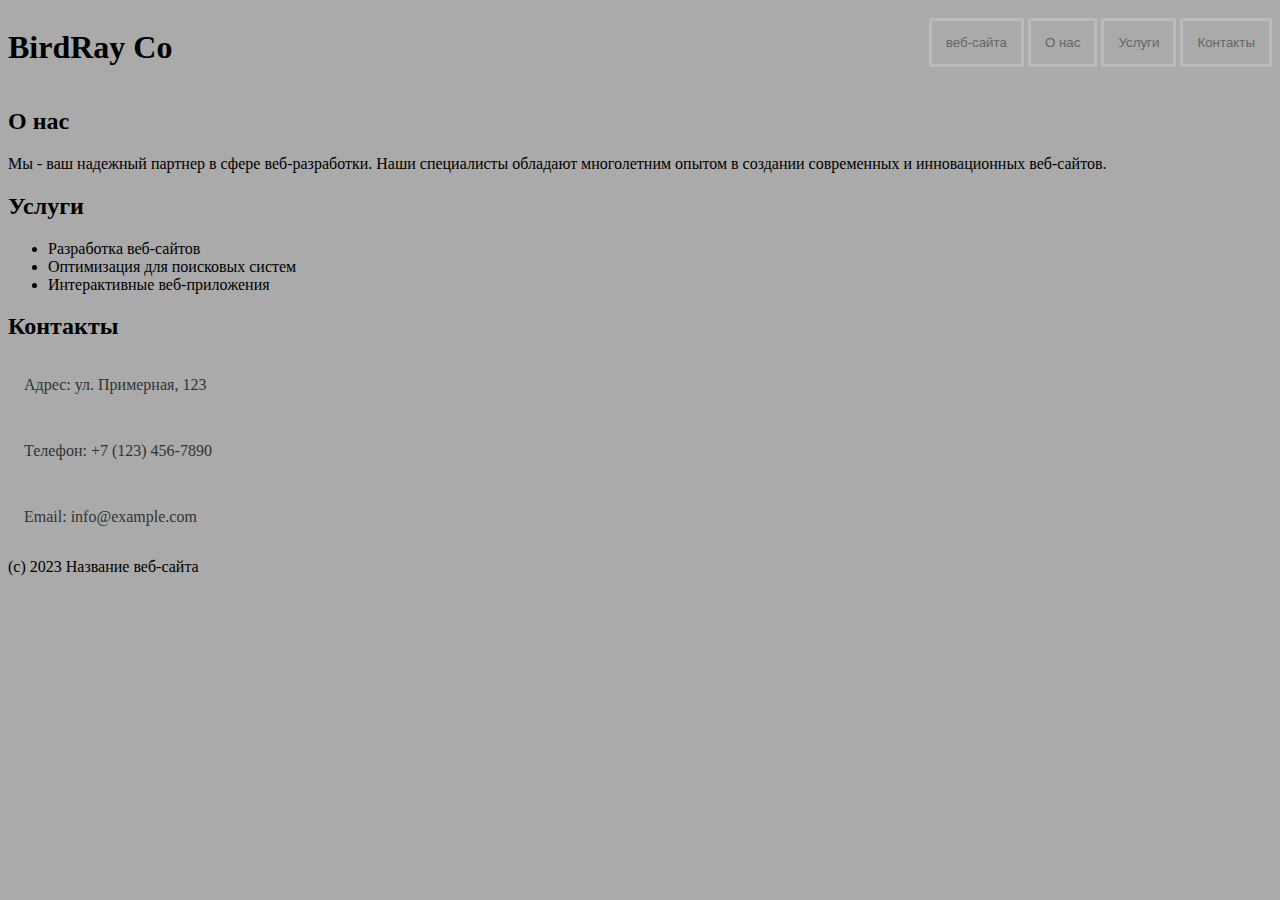
<file: Cource/Lesson 5/ExB/index.html>
<!DOCTYPE html>
<html lang="en">
<head>
    <meta charset="UTF-8">
    <meta name="viewport" content="width=device-width, initial-scale=1.0">
    <link rel="stylesheet" href="style.css">
    <title>Document</title>
</head>
<body>
    
    
    <header>
        <nav class="description">
            <div>
                <h1>BirdRay Co</h1>
            </div>
            <div>
                <button>веб-сайта</button>
                <button>О нас</button>
                <button>Услуги</button>
                <button>Контакты</button>
            </div>
        </nav>
    </header>
    
    <main>
        <section>
            <h2>О нас</h2>
            <p>Мы - ваш надежный партнер в сфере веб-разработки. Наши специалисты обладают многолетним опытом в создании современных и инновационных веб-сайтов.</p>
        </section>
        <section>
            <h2>Услуги</h2>
            <ul>
                <li>Разработка веб-сайтов</li>
                <li>Оптимизация для поисковых систем</li>
                <li>Интерактивные веб-приложения</li>
            </ul>
        </section>
        <section class="contact-info">
            <h2>
                Контакты
            </h2>
            <p>Адрес: ул. Примерная, 123</p>
            <p>Телефон: +7 (123) 456-7890</p>
            <p>Email: info@example.com</p>
        </section>
    </main>
    <footer>
        <p>(c) 2023 Название веб-сайта</p>
    </footer>
</body>
</html>
</file>
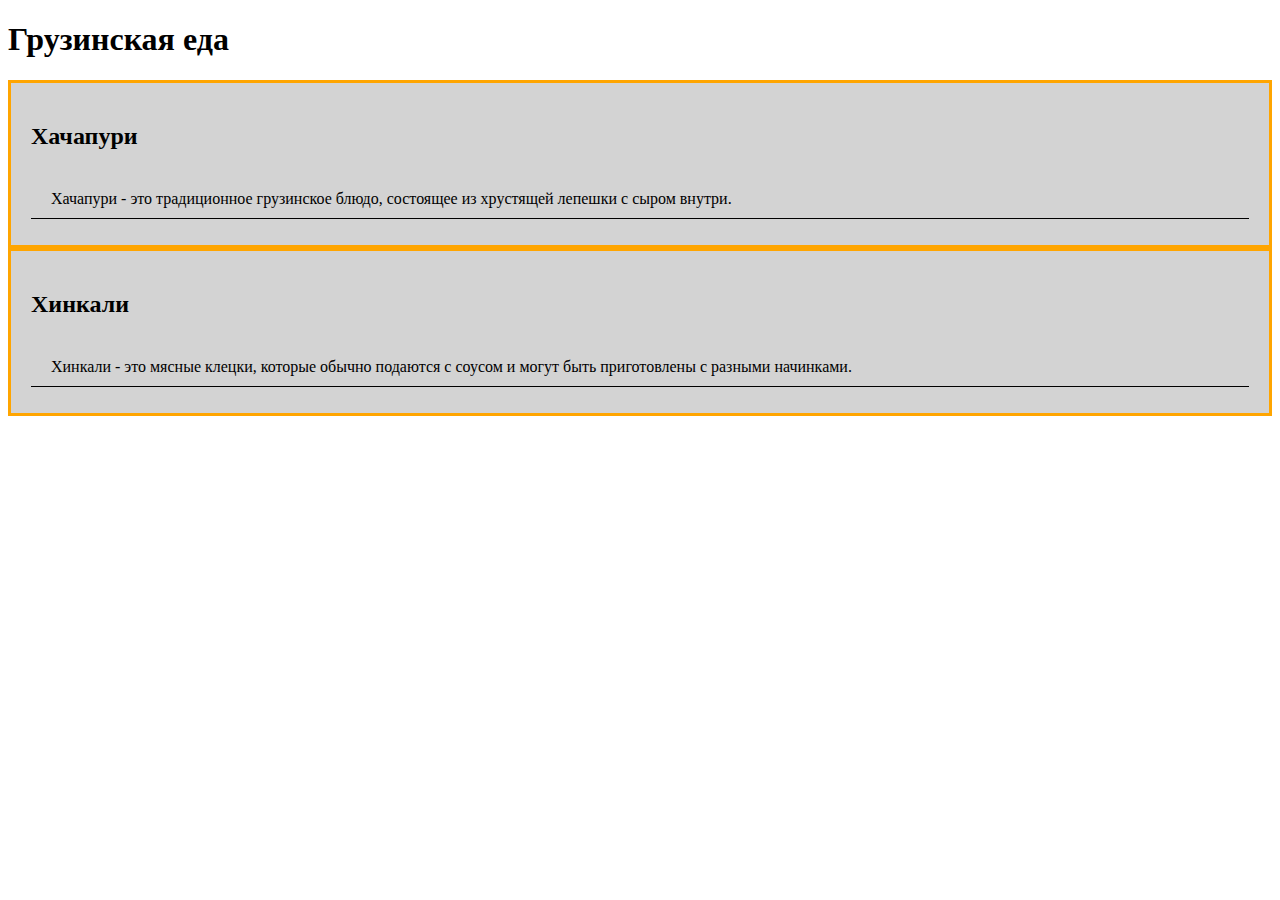
<file: Cource/Lesson 5/ExC/index.html>
<!DOCTYPE html>
<html lang="en">
<head>
    <meta charset="UTF-8">
    <meta name="viewport" content="width=device-width, initial-scale=1.0">
    <link rel="stylesheet" href="style.css">
    <title>Грузинская еда</title>
</head>
<body>
<h1>Грузинская еда</h1>
    <div class="food-block">
        <h2>Хачапури</h2>
        <p>Хачапури - это традиционное грузинское блюдо, состоящее из хрустящей лепешки с сыром внутри.</p>
    </div>
    <div class="food-block">
        <h2>Хинкали</h2>
        <p>Хинкали - это мясные клецки, которые обычно подаются с соусом и могут быть приготовлены с разными начинками.</p>
    </div>
</body>
</html>
</file>
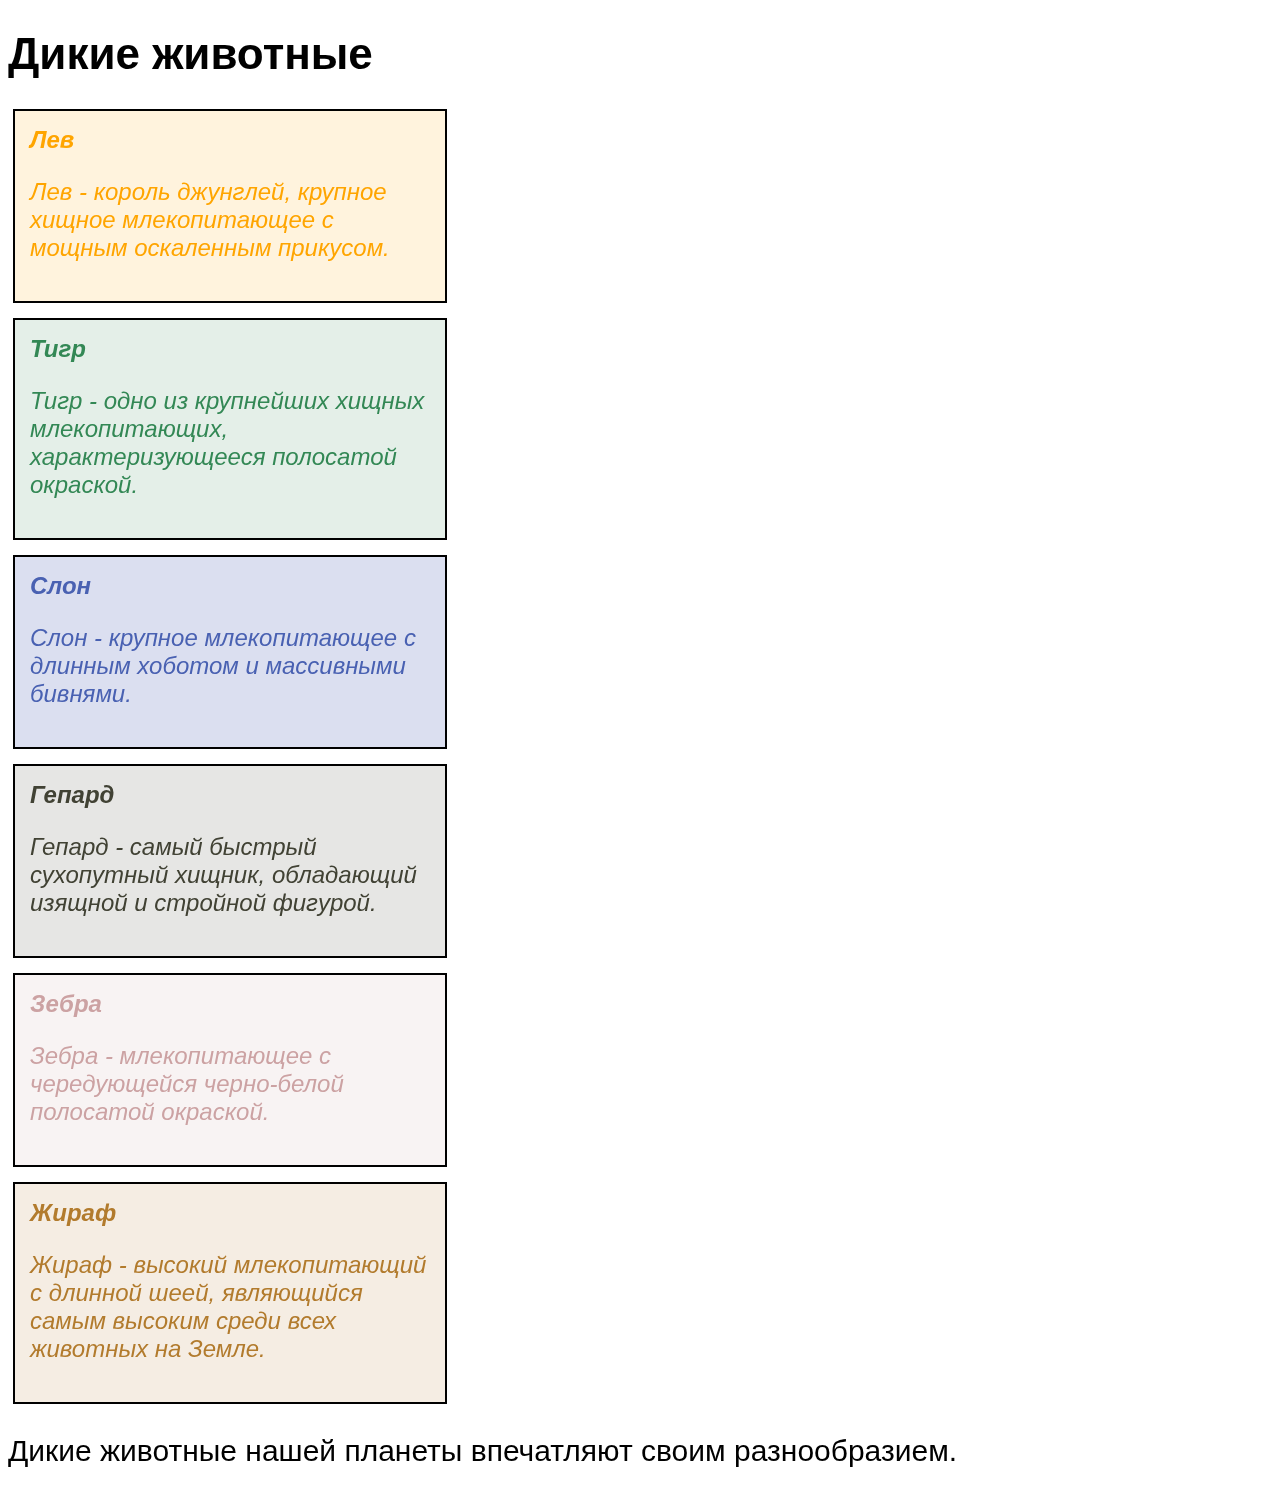
<file: Cource/Lesson 6/ExA-B/index.html>
<!DOCTYPE html>
<html lang="en">
<head>
    <meta charset="UTF-8">
    <meta name="viewport" content="width=device-width, initial-scale=1.0">
    <link rel="stylesheet" href="style.css">
    <title>Дикие животные</title>
</head>
<body>
    <h1 class="wildlife-title">Дикие животные</h1>
    
    <ul class="wildlife-list">
        <li id="Lion">
            <strong>Лев</strong>
            <p>Лев - король джунглей, крупное хищное млекопитающее с мощным оскаленным прикусом.</p>
        </li>
        <li id="Tiger">
            <strong>Тигр</strong>
            <p>Тигр - одно из крупнейших хищных млекопитающих, характеризующееся полосатой окраской.</p>
        </li>
        <li id="Elephant">
            <strong>Слон</strong>
            <p>Слон - крупное млекопитающее с длинным хоботом и массивными бивнями.</p>
        </li>
        <li id="Cheetah">
            <strong>Гепард</strong>
            <p>Гепард - самый быстрый сухопутный хищник, обладающий изящной и стройной фигурой.</p>
        </li>
        <li id="Zebra">
            <strong>Зебра</strong>
            <p>Зебра - млекопитающее с чередующейся черно-белой полосатой окраской.</p>
        </li>
        <li id="Giraffe">
            <strong>Жираф</strong>
            <p>Жираф - высокий млекопитающий с длинной шеей, являющийся самым высоким среди всех животных на Земле.</p>
        </li>
    </ul>
    
    <p class="wildlife-description">Дикие животные нашей планеты впечатляют своим разнообразием.</p>
    
    <div class="wildlife-image"></div>
</body>
</html>
</file>
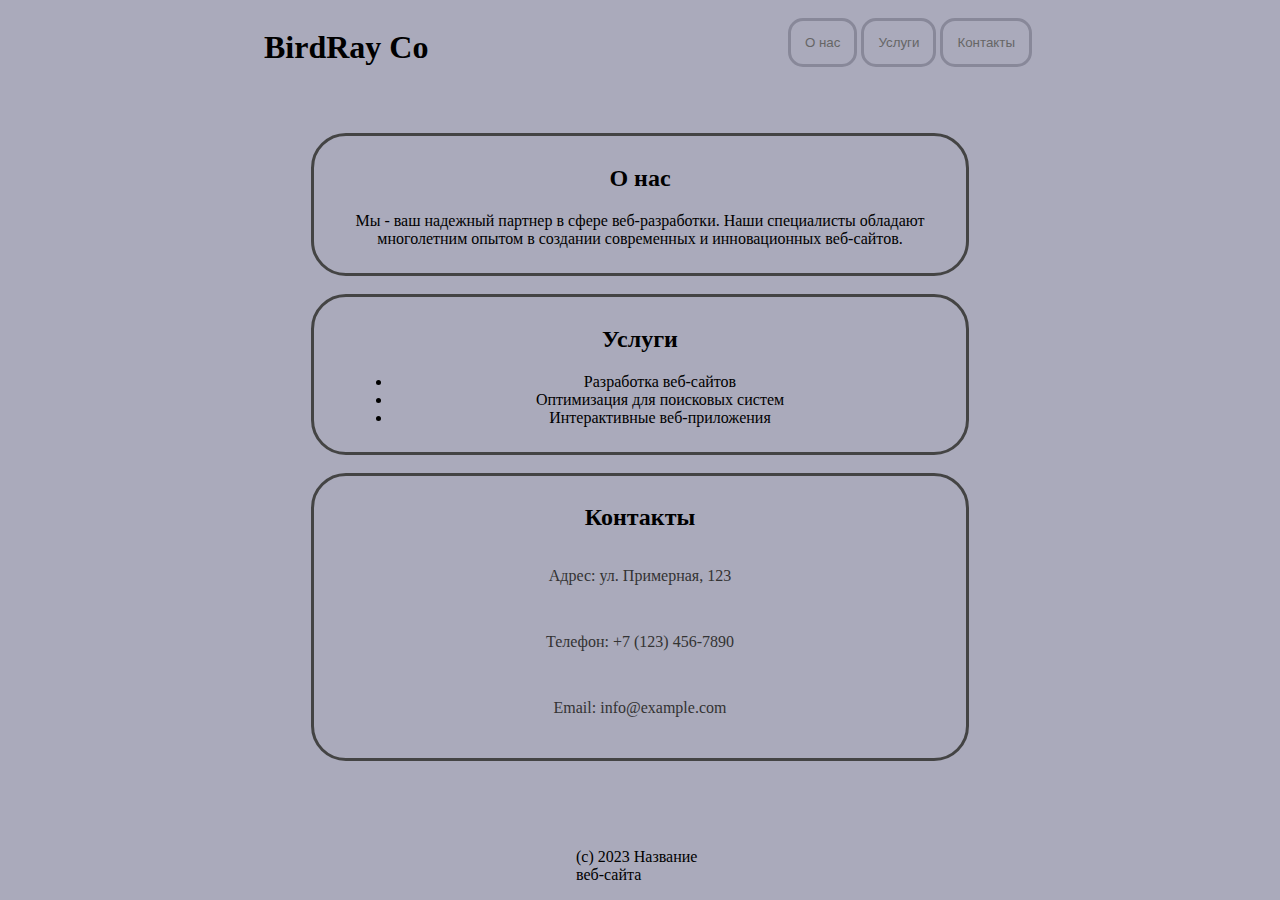
<file: Cource/Lesson 6/ExC/index.html>
<!DOCTYPE html>
<html lang="en">
<head>
    <meta charset="UTF-8">
    <meta name="viewport" content="width=device-width, initial-scale=1.0">
    <link rel="stylesheet" href="style.css">
    <title>Document</title>
</head>
<body>
    
    
    <header>
        <nav class="description">
            <div>
                <h1>BirdRay Co</h1>
            </div>
            <div>
                <button>О нас</button>
                <button>Услуги</button>
                <button>Контакты</button>
            </div>
        </nav>
    </header>
    
    <main>
        <section>
            <h2>О нас</h2>
            <p>Мы - ваш надежный партнер в сфере веб-разработки. Наши специалисты обладают многолетним опытом в создании современных и инновационных веб-сайтов.</p>
        </section>
        <section>
            <h2>Услуги</h2>
            <ul>
                <li>Разработка веб-сайтов</li>
                <li>Оптимизация для поисковых систем</li>
                <li>Интерактивные веб-приложения</li>
            </ul>
        </section>
        <section class="contact-info">
            <h2>
                Контакты
            </h2>
            <p>Адрес: ул. Примерная, 123</p>
            <p>Телефон: +7 (123) 456-7890</p>
            <p>Email: info@example.com</p>
        </section>
    </main>
    <footer>
        <p>(c) 2023 Название веб-сайта</p>
    </footer>
</body>
</html>
</file>
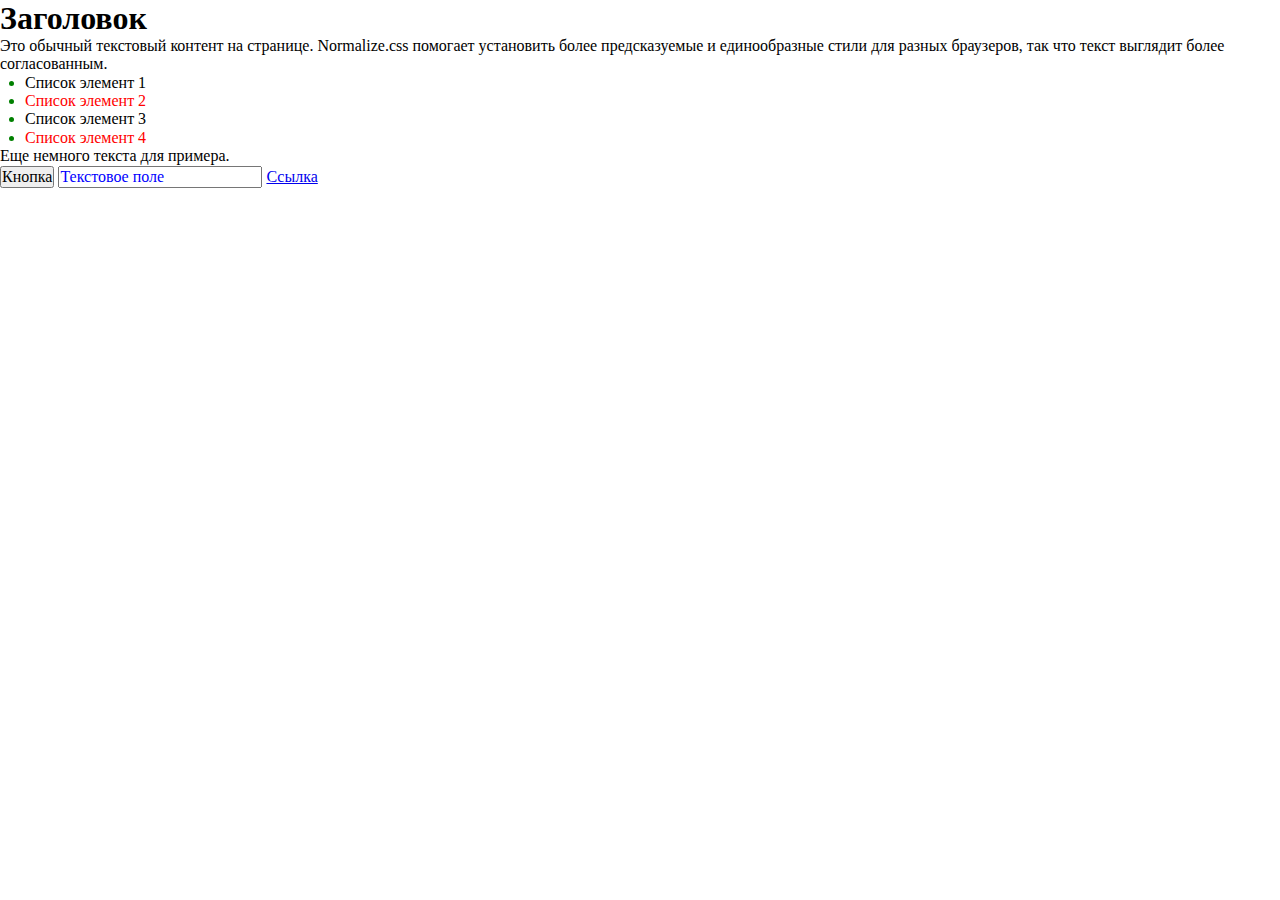
<file: Cource/Lesson 7/ExA-B/index.html>
<!DOCTYPE html>
<html lang="en">
<head>
    <meta charset="UTF-8">
    <meta name="viewport" content="width=device-width, initial-scale=1.0">
    <title>Пример Normalize.css</title>  
    <link rel="stylesheet" href="normalize.css">
    <link rel="stylesheet" href="style.css">
</head>
<body>
    <div class="container">
        <h1>Заголовок</h1>
        <p>Это обычный текстовый контент на странице. Normalize.css помогает установить более предсказуемые и единообразные стили для разных браузеров, так что текст выглядит более согласованным.</p>
        <ul>
            <li>Список элемент 1</li>
            <li>Список элемент 2</li>
            <li>Список элемент 3</li>
            <li>Список элемент 4</li>
        </ul>
        <p>Еще немного текста для примера.</p>
        <button>Кнопка</button>
        <input type="text" placeholder="Текстовое поле">
        <a href="#">Ссылка</a>
    </div>
</body>
</html>
</file>
<file: Cource/Lesson 10/style.css>
*{
    margin: 0;
    padding: 0;
}
nav{
    background-color: #334B35;
    height: 110px;
    display: flex;
    justify-content: space-evenly;
}
menu{
    display: inline-flex;
    align-items: flex-start;
    gap: 50px;
    margin: 39px 0;
}

menu p{
    color: #FFFFFF;
    font-family: Livvic;
    font-size: 18px;
    font-style: normal;
    font-weight: 400;
    line-height: 30px; /* 166.667% */
}
svg{
    width: 197.461px;
    height: 30.952px;
    flex-shrink: 0;
    margin: 38px 0;
}
.HeroSection{
    height: 954px;
    background-image: url("./media/HeroBG.png");
    background-repeat:round;
    background-size: cover;
    padding-left: 9.3%;
}
.text-button p{
    padding-top: 268px;
    color: #FFF;
    font-family: Livvic;
    font-size: 25px;
    font-style: normal;
    font-weight: 400;
    line-height: 30px; /* 120% */
}
.text-button h1{
    color: #F7C35F;
    font-family: Livvic;
    font-size: 70px;
    font-style: normal;
    font-weight: 700;
    line-height: normal;
    position: relative;
    margin-top: 50px;
}
.text-button h1 img{
    position: absolute;
    width: 75px;
    height: 62px;
    flex-shrink: 0;
    bottom: 50px;
    left: 505px;
}
.text-button h2{
    color: #FFF;
    font-family: Livvic;
    font-size: 70px;
    font-style: normal;
    font-weight: 400;
    line-height: normal;
}
.text-button .discription{
    color: #FFF;
    font-family: Livvic;
    font-size: 20px;
    font-style: normal;
    font-weight: 400;
    line-height: normal;
    padding: 5px;
    margin-top: 50px;
    width: 60vw;
}
.text-button button{
    border-radius: 20px;
    background: #F7C35F;
    padding: 25px 50px;
    border: 0;
    margin-top: 30px;
    color: #1A1A1A;
    font-family: Livvic;
    font-size: 15px;
    font-style: normal;
    font-weight: 500;
    line-height: normal;
    text-transform: uppercase;
}
.text-button button:hover{
    background: #F6D086;
}
.text-button button:focus{
    background: #C58D21;;
}
.text-button button:active{
    background: #A16C06;
    color: #FFFFFF;
}


.Popular{
    height: 500px;
    background-color: #334b35;
    text-align: center;
    padding-top: 78px;
}

.Popular p{
    color: #FFF;
    font-family: Livvic;
    font-size: 20px;
    font-style: normal;
    font-weight: 400;
    line-height: 30px; /* 150% */
    text-transform: uppercase;
}

.Popular h2{
    color: #FFF;
    font-family: Livvic;
    font-size: 50px;
    font-style: normal;
    font-weight: 700;
    line-height: normal;
    margin-top: 20px;
}

.Fruits{
    display: flex;
    justify-content: space-between;
    width: 75%;
    margin: 100px auto;
}
.Fruit:hover{
    background: #F7C35F;
}
.Fruit:hover p{
    color: #000;
}
.Fruit:focus{
    background: #6A8A6D;
}
.Fruit:active{
    background: #263C28;
}

.Fruit{
    padding: 33px 0px;
    text-align: center;
    background-color: #445945;
    border-radius: 15px;
    box-sizing: border-box;
    width: 183px;
    height: 177px;
}

.Fruit img{
    padding-bottom: 20px;
}

@media (max-width: 1600px){
    .Fruits{
        display: grid;
        grid-template-columns: 30% 30% 30%;
    }
    .Fruit{
        margin: 33px auto;
    }
    .Popular{
        height: 700px;
    }
}
@media (max-width: 900px){
    .Fruits{
        display: grid;
        grid-template-columns: 50% 50%;
    }
    .Fruit{
        margin: 33px auto;
    }
    .Popular{
        height: 950px;
    }
    nav{
        display: block;
        text-align: center;
        height: 100%;
        padding-bottom: 10px;
    }
    menu{
        display: block;
    }
    menu p{
        padding: 10px 0;
        margin: 5px 0;
        background-color: #445945;
    }
}
@media (max-width: 639px){
    .text-button h1 img{
        width: 40px;
        height: 30px;
        left: 370px;
        bottom: 35px;
    }
    .text-button h1{
        font-size: 50px;
    }
    .text-button h2{
        font-size: 40px;
    }
    .Fruits{
        display: grid;
        grid-template-columns: 50% 50%;
    }
    .Fruit{
        padding: 10px 0;
        margin: 33px auto;
        width: 91px;
        height: 88px;
    }
    .Fruit img{
        padding-bottom: 10px;
        width: 45%;
    }
    .Popular{
        height: 800px;
    }
    .Popular p{
        font-size: 15px;
    }
}
@media (max-width: 453px){
    .text-button h1 img{
        width: 40px;
        height: 30px;
        left: 110px;
        bottom: 35px;
    }
}

.Matters h3{
    padding: 284px 0;
    padding-left: 14vw;
    color: #FFF;
    font-family: Livvic;
    font-size: 50px;
    font-style: normal;
    font-weight: 700;
    line-height: normal;
    width: 40%;
}

.Matters{
    background-image: url("media/Matters_bg.png");
    background-size:cover;
}
.Works{
    height: 853px;
    padding-top: 130px;
    text-align: center;
    background-color: #263c28;
}
.Works p{
    color: #FFF;
    font-family: Livvic;
    font-size: 20px;
    font-style: normal;
    font-weight: 400;
    line-height: 30px; /* 150% */
    text-transform: uppercase;
}
.Works h3{
    color: #FFF;
    font-family: Livvic;
    font-size: 50px;
    font-style: normal;
    font-weight: 700;
    line-height: normal;
    padding-top: 20px;
    padding-bottom: 100px;
}
.Projects{
    display: grid;
    grid-template-columns: 9.5% 1fr 1fr 1fr 1fr 9.5%;
    gap: 31px;
    height: 350px;
    list-style-type: none;
}
.Projects h3{
    color: #F7C35F;
    font-family: Livvic;
    font-size: 12px;
    font-style: normal;
    font-weight: 400;
    line-height: normal;
    text-transform: uppercase;
    padding: 0;
}
.Projects p{
    color: #FFF;
    font-family: Livvic;
    font-size: 18px;
    font-style: normal;
    font-weight: 600;
    line-height: normal;
    text-transform: capitalize;
}
.Projects div{
    display: flex;
    justify-content: space-between;
}
.Projects .text{
    box-sizing: border-box;
    flex-direction: column;
    justify-content: end;
    align-items: start;
    width: 150px;
    height: 330px;
    padding-bottom: 20px;
    text-align: start;
}
.Project{
    
    padding: 0 25px;
    border-radius: 10px;
    transition: all 0.5s;
    background-size: cover;
}
.Project svg{
    width: 24px;
    height: 24px;
    align-self: end;
}
#pr1{
    background-image: url("media/Project1.png");
    grid-column: 2;
}
#pr2{
    background-image: url("media/Project2.png");
    grid-column: 3;
}
#pr3{
    background-image: url("media/Project3.png");
    grid-column: 4;
}
#pr4{
    background-image: url("media/Project4.png");
    grid-column: 5;
}
#pr5{
    background-color: url("media/Project1.png");
    display: none;
}
.carousel{
    display: flex;
    justify-content: center;
    margin: 50px 0;
}
#p1{
    width: 20px;
    height: 10px;
    border-radius: 50px;
    background: #F7C35F;
    margin: 0 5px;
}
#p2, #p3{
    width: 10px;
    height: 10px;
    background: #CCC;
    border-radius: 50px;
    margin: 0 5px;
}

.Project:hover{
    transform: translateY(-25px);
    border: 1px solid #F7C35F;
}

.Project:focus{
    border: 1px solid #C58D21;
}
.Project:focus svg path{
    fill: #C58D21;
}

.Project:active{
    width: 80%;
    height: 330px;
    border: 1px solid #A16C06;
}
.Project:active svg path{
    fill: #A16C06;
}

footer{
    background-color: #2a3b2a;
    height: 100px;
    color: #FFF;
    font-family: Livvic;
    font-size: 15px;
    font-style: normal;
    font-weight: 400;
    line-height: normal;;
    display: flex;
    align-items: center;
    justify-content: space-between;
    padding: 0 250px;
}
footer div{
    display: flex;
    width: 250px;
    justify-content: space-between;
    align-items: center;
}
.foot_b{
    border-radius: 50%;
    background: #F7C35F;
    padding: 12px 10px;
    border: 0;
    color: #1A1A1A;
    font-family: Livvic;
    font-size: 15px;
    font-style: normal;
    font-weight: 500;
    line-height: normal;
    text-transform: uppercase;
}
footer input{
    border-radius: 25px;
    background-color: #0000;
    border: 1px #777 solid;
    padding: 12px 10px;
}

.foot_b:hover{
    background: #F6D086;
}
.foot_b:focus{
    background: #C58D21;;
}
.foot_b:active{
    background: #A16C06;
    color: #FFFFFF;
}
</file>
<file: Cource/Lesson 5/main.css>
div {
  background-color: red;
  width: 200px;
  height: 200px;
  padding: 50px 10px;
  border: 5px solid black;
  margin: 100px;

}
body  p{

}
</file>
<file: Cource/Lesson12-14/style.css>
/*
* Prefixed by https://autoprefixer.github.io
* PostCSS: v8.4.14,
* Autoprefixer: v10.4.7
* Browsers: last 4 version
*/

*{
    margin: 0;
    padding: 0;
}

.logo{
    display: -webkit-box;
    display: -ms-flexbox;
    display: flex;
    -webkit-box-pack: justify;
        -ms-flex-pack: justify;
            justify-content: space-between;
    -webkit-box-align: center;
        -ms-flex-align: center;
            align-items: center;
    color: #22202E;
    font-family: Roboto;
    font-size: 1.25vh;
    font-style: normal;
    font-weight: 400;
    line-height: 140%; /* 28px */
    padding: 2.1vh 1.94%;
}
.logo svg{
    height: auto;
    width: 1.11%;
    margin-right: 1%;
}
.logo .profile{
    width: 3.43%;
    display: -webkit-box;
    display: -ms-flexbox;
    display: flex;
    -webkit-box-pack: justify;
        -ms-flex-pack: justify;
            justify-content: space-between;
}
.logo .profile svg{
    width: 33.33%;
    margin-right: 0;
}
menu{
    display: -webkit-box;
    display: -ms-flexbox;
    display: flex;
    -webkit-box-pack: space-evenly;
        -ms-flex-pack: space-evenly;
            justify-content: space-evenly;
    padding-left: 23.5%;
    padding-right: 15.5%;
    padding-top: 2.8vh;
    padding-bottom: 2.5vh;
}
hr{
    margin: 0 auto;
}
menu a{
    color: #726E8D;
    text-decoration: none;
    font-family: Roboto;
    font-size: 2.65vh;
    font-style: normal;
    font-weight: 400;
    line-height: 140%; /* 28px */
}
.Hero{
    height: 81vh;
    display: -ms-grid;
    display: grid;
    margin: 8vh 5.55%;
    -ms-grid-columns: 59.38% 40.62%;
    grid-template-columns: 59.38% 40.62%;
    -ms-grid-rows: 1fr 1fr 1fr 1fr;
    grid-template-rows: 1fr 1fr 1fr 1fr;
    background-color: #2A254B;
}
.Hero > *:nth-child(1){
    -ms-grid-row: 1;
    -ms-grid-column: 1;
}
.Hero > *:nth-child(2){
    -ms-grid-row: 1;
    -ms-grid-column: 2;
}
.Hero > *:nth-child(3){
    -ms-grid-row: 2;
    -ms-grid-column: 1;
}
.Hero > *:nth-child(4){
    -ms-grid-row: 2;
    -ms-grid-column: 2;
}
.Hero > *:nth-child(5){
    -ms-grid-row: 3;
    -ms-grid-column: 1;
}
.Hero > *:nth-child(6){
    -ms-grid-row: 3;
    -ms-grid-column: 2;
}
.Hero > *:nth-child(7){
    -ms-grid-row: 4;
    -ms-grid-column: 1;
}
.Hero > *:nth-child(8){
    -ms-grid-row: 4;
    -ms-grid-column: 2;
}
.Hero_bg{
    -ms-grid-row: 1;
    -ms-grid-row-span: 4;
    grid-row: 1 / 5;
    -ms-grid-column: 2;
    grid-column: 2;
    background-image: url("media/Hero_bg.jpeg");
    background-position: center;
    background-size: cover;
}
.Hero h2{
    color: var(--White, #FFF);
    font-family: Roboto;
    font-size: 4.4vh;
    font-style: normal;
    font-weight: 400;
    line-height: 140%; /* 44.8px */
    width: 70%;
    margin: 8.2vh 20% 0 8%;
}
.Hero p{
    -ms-grid-row: 4;
    grid-row: 4;
    color: var(--White, #FFF);
    font-family: Roboto;
    font-size: 2.75vh;
    font-style: normal;
    font-weight: 400;
    line-height: 140%; /* 28px */
    margin: 1vh 4% 0 8%;
}
.Hero button{
    margin: 6.5vh 66% 5.5vh 8%;
    color: var(--White, #FFF);
    background: rgba(249, 249, 249, 0.15);
    font-family: Roboto;
    font-size: 2.8vh;
    font-style: normal;
    font-weight: 400;
    line-height: 140%; /* 28px */
}
.Features{
    text-align: center;
    margin-top: 16.8vh;
}
.Features h3{
    margin-left: 35.74%;
    margin-right: 31.08%;
    color: var(--Dark-Primary, #2A254B);
    font-family: Roboto;
    font-size: 4.44vh;
    font-style: normal;
    font-weight: 400;
    line-height: 140%; /* 44.8px */
}
.Features_list{
    display: -ms-grid;
    display: grid;
    -ms-grid-columns: 8.33% 0.42% 8.33% 0.42% 8.33% 0.42% 8.33% 0.42% 8.33% 0.42% 8.33% 0.42% 8.33% 0.42% 8.33% 0.42% 8.33% 0.42% 8.33% 0.42% 8.33% 0.42% 8.33%;
    grid-template-columns: repeat(12, 8.33%);
    margin-left: 5.97%;
    margin-right: 7.64%;
    margin-top: 5.5vh;
    -webkit-column-gap: 0.42%;
       -moz-column-gap: 0.42%;
            column-gap: 0.42%;
}
.Feature{
    text-align: start;
}
.Feature svg{
    height: auto;
    width: 8%;
    margin-bottom: 1.65vh;
}
.Feature h4{
    color: var(--Dark-Primary, #2A254B);
    font-family: Roboto;
    font-size: 2.8vh;
    font-style: normal;
    font-weight: 500;
    line-height: 140%; /* 28px */
    margin-bottom: 1vh;
}
.Feature p{
    color: var(--Dark-Primary, #2A254B);
    font-family: Roboto;
    font-size: 2.8vh;
    font-style: normal;
    font-weight: 400;
    line-height: 140%; /* 28px */
    width: 75%;
}
#f1{
    -ms-grid-column: 1;
    -ms-grid-column-span: 3;
    grid-column: 1 / 4;
}
#f2{
    -ms-grid-column: 4;
    -ms-grid-column-span: 3;
    grid-column: 4 / 7;
}
#f3{
    -ms-grid-column: 7;
    -ms-grid-column-span: 3;
    grid-column: 7 / 10;
}
#f4{
    -ms-grid-column: 10;
    -ms-grid-column-span: 3;
    grid-column: 10 / 13;
}
</file>
<file: Cource/Lesson12-15/styles/style.css>
/* * Prefixed by https://autoprefixer.github.io * PostCSS: v8.4.14, * Autoprefixer: v10.4.7 * Browsers: last 4 version */ *{ margin: 0px; padding: 0px; /* outline: 1px solid red */ } /* Header */ .header-up{ display: -webkit-box; display: -ms-flexbox; display: flex; -webkit-box-orient: horizontal; -webkit-box-direction: normal; -ms-flex-direction: row; flex-direction: row; -webkit-box-pack: justify; -ms-flex-pack: justify; justify-content: space-between; margin-top: 1.5%; margin-left: 2%; margin-right: 2%; margin-bottom: 0.5%; } .header-up-text{ color: #22202E; font-family: Roboto; font-size: 18px; font-style: normal; font-weight: 400; line-height: 140%; /* 28px */ } .header-down{ display: -ms-grid; display: grid; -ms-grid-columns: 1fr 18px 6% 18px 6% 18px 6% 18px 6% 18px 6% 18px 6% 18px 6% 18px 1fr; grid-template-columns: 1fr repeat(7, 6%) 1fr; gap: 18px; margin-top: 0.5%; /* justify-content: space-between; */ } .header-down-text{ color: #726E8D; font-family: Roboto; font-size: 18px; font-style: normal; font-weight: 400; line-height: 140%; /* 28px */ } /* Hero Blocks */ .hero-blocks{ margin-top: 6.7%; margin-left: 5.7%; margin-right: 5.7%; margin-bottom: 8%; height: 80%; display: -webkit-box; display: -ms-flexbox; display: flex; -webkit-box-orient: horizontal; -webkit-box-direction: normal; -ms-flex-direction: row; flex-direction: row; background: var(--Dark-Primary, #2A254B); } .hero-cont{ display: -webkit-box; display: -ms-flexbox; display: flex; -webkit-box-orient: vertical; -webkit-box-direction: normal; -ms-flex-direction: column; flex-direction: column; -webkit-box-pack: justify; -ms-flex-pack: justify; justify-content: space-between; width: 1480px; height: 484px; margin: 5% 2% 5% 5%; } .hero-cont-in{ display: -webkit-box; display: -ms-flexbox; display: flex; -webkit-box-orient: vertical; -webkit-box-direction: normal; -ms-flex-direction: column; flex-direction: column; margin-right: 40%; } .hero-text-in{ color: var(--White, #FFF); font-family: Roboto; font-size: 32px; font-style: normal; font-weight: 400; line-height: 140%; /* 44.8px */ margin-bottom: 9%; } .hero-button{ background: rgba(249, 249, 249, 0.15); padding: 3% 10%; height: 30%; width: 50%; border: none; color: var(--White, #FFF); font-family: Roboto; font-size: 20px; font-style: normal; font-weight: 400; line-height: 140%; /* 28px */ } .hero-text-cont{ color: var(--White, #FFF); font-family: Roboto; font-size: 20px; font-style: normal; font-weight: 400; line-height: 140%; /* 28px */ } /* Features */ .features-head{ text-align: center; color: var(--Dark-Primary, #2A254B); font-family: Roboto; font-size: 36px; font-style: normal; font-weight: 400; line-height: 140%; /* 44.8px */ } .features-info{ display: -webkit-box; display: -ms-flexbox; display: flex; -webkit-box-orient: horizontal; -webkit-box-direction: normal; -ms-flex-direction: row; flex-direction: row; -webkit-box-pack: justify; -ms-flex-pack: justify; justify-content: space-between; /* flex-wrap: wrap; */ margin: 3% 6.1%; gap: 3.6%; } .features-info-block{ height: 100%; width: 100%; display: -webkit-box; display: -ms-flexbox; display: flex; -webkit-box-orient: vertical; -webkit-box-direction: normal; -ms-flex-direction: column; flex-direction: column; -webkit-box-pack: justify; -ms-flex-pack: justify; justify-content: space-between; gap: 16px /* gap: 8px; */ } .features-text-title{ color: var(--Dark-Primary, #2A254B); font-family: Roboto; font-size: 20px; font-style: normal; font-weight: 550; line-height: 140%; /* 28px */ } .features-text-info{ color: var(--Dark-Primary, #2A254B); font-family: Roboto; font-size: 24px; font-style: normal; font-weight: 400; line-height: 140%; /* 28px */ } /* Listings */ .listings { padding-top: 40px; padding-bottom: 30px; } .listings h3{ font-size: 32px; font-style: normal; font-weight: 400; line-height: 140%; /* 44.8px */ } .ceramicsWrapper{ margin-top: 30px; display: -webkit-box; display: -ms-flexbox; display: flex; -webkit-box-orient: horizontal; -webkit-box-direction: normal; -ms-flex-direction: row; flex-direction: row; -webkit-box-pack: justify; -ms-flex-pack: justify; justify-content: space-between; -ms-flex-preferred-size: 23%; flex-basis: 23%; gap: 20px; } .ceramics{ display: -webkit-box; display: -ms-flexbox; display: flex; -webkit-box-orient: vertical; -webkit-box-direction: normal; -ms-flex-direction: column; flex-direction: column; gap: 24px; } .ceramicsWrapper img{ width: 100%; height: 100%; } .ceramicsTextWrapper{ display: -webkit-box; display: -ms-flexbox; display: flex; -webkit-box-orient: vertical; -webkit-box-direction: normal; -ms-flex-direction: column; flex-direction: column; gap: 8px; } .buttonWrapper{ text-align: center; border: none; margin-top: 35px; } .viewCollection{ background: var(--Light-Grey, #F9F9F9); border: none; padding: 12px 28px; color: #2A254B; font-family: Roboto; font-size: 18px; font-style: normal; font-weight: 400; line-height: 140%; /* 28px */ } /* Email sing-up */ .email-sing-up{ display: -webkit-box; display: -ms-flexbox; display: flex; -webkit-box-align: center; -ms-flex-align: center; align-items: center; padding: 4%; background: var(--Light-Grey, #F9F9F9); } .email-sing-up2{ display: -webkit-box; display: -ms-flexbox; display: flex; -webkit-box-orient: vertical; -webkit-box-direction: normal; -ms-flex-direction: column; flex-direction: column; -webkit-box-pack: justify; -ms-flex-pack: justify; justify-content: space-between; gap: 80px; text-align: center; height: 100%; width: 100%; padding: 4% 33%; background: var(--White, #FFF); } .email-text h3{ color: var(--Dark-Primary, #2A254B); text-align: center; font-family: Roboto; font-size: 24px; font-style: normal; font-weight: 400; line-height: 140%; /* 33.6px */ } .email-text p{ margin-top: 16px; margin-left: 30px; margin-right: 30px; color: var(--Dark-Primary, #2A254B); text-align: center; font-family: Roboto; font-size: 20px; font-style: normal; font-weight: 400; line-height: 140%; /* 28px */ } .email-input{ display: -webkit-box; display: -ms-flexbox; display: flex; -webkit-box-orient: horizontal; -webkit-box-direction: normal; -ms-flex-direction: row; flex-direction: row; -webkit-box-pack: center; -ms-flex-pack: center; justify-content: center; } .email-input input{ background: var(--Light-Grey, #F9F9F9); /* padding-top: 10px; padding-bottom: 10px; */ padding: 10px 20% 10px 25px; border: none; opacity: 0.2; color: var(--Dark-Primary, #2A254B); font-family: Roboto; font-size: 20px; font-style: normal; font-weight: 400; line-height: 140%; /* 28px */ } .email-input button{ width: 100%; background: var(--Dark-Primary, #2A254B); border: none; color: var(--White, #FFF); font-family: Roboto; font-size: 20px; font-style: normal; font-weight: 300; line-height: 140%; /* 28px */ } /* Last Features */ .last-features{ display: -webkit-box; display: -ms-flexbox; display: flex; -webkit-box-orient: horizontal; -webkit-box-direction: normal; -ms-flex-direction: row; flex-direction: row; } .last-fetures-info{ width: 50%; height: 100%; padding: 4%; display: -webkit-box; display: -ms-flexbox; display: flex; -webkit-box-orient: vertical; -webkit-box-direction: normal; -ms-flex-direction: column; flex-direction: column; -webkit-box-pack: justify; -ms-flex-pack: justify; justify-content: space-between; } .last-features img{ width: 50%; } .last-features-text h3{ color: #2A254B; font-family: Roboto; font-size: 24px; font-style: normal; font-weight: 400; line-height: 140%; /* 33.6px */ margin-bottom: 25px; } .last-features-text p{ color: #505977; font-family: Roboto; font-size: 20px; font-style: normal; font-weight: 400; line-height: 140%; /* 28px */ } .last-fetures-info button{ margin-top: 40%; padding: 10px 20px; width: 25%; border: none; background: var(--Light-Grey, #F9F9F9); color: #2A254B; font-family: Roboto; font-size: 18px; font-style: normal; font-weight: 400; line-height: 140%; /* 28px */ } /* Footer */ .foot{ display: -webkit-box; display: -ms-flexbox; display: flex; -webkit-box-orient: vertical; -webkit-box-direction: normal; -ms-flex-direction: column; flex-direction: column; background: var(--Dark-Primary, #2A254B); padding: 4%; } .foot hr{ background: #4E4D93; height: 1px; border: none; } .footer-up{ display: -ms-grid; display: grid; -ms-grid-columns: 1fr 1fr 1fr 3fr; grid-template-columns: 1fr 1fr 1fr 3fr; margin-bottom: 20px; } .foot-left{ display: -webkit-box; display: -ms-flexbox; display: flex; -webkit-box-orient: vertical; -webkit-box-direction: normal; -ms-flex-direction: column; flex-direction: column; gap: 12px; } .footer-up div h3{ color: var(--White, #FFF); font-family: Roboto; font-size: 20px; font-style: normal; font-weight: 600; line-height: 140%; /* 28px */ } .foot-left p{ color: var(--White, #FFF); font-family: Roboto; font-size: 16px; font-style: normal; font-weight: 300; line-height: 140%; /* 22.4px */ } .footer-down{ margin-top: 20px; display: -webkit-box; display: -ms-flexbox; display: flex; -webkit-box-orient: horizontal; -webkit-box-direction: normal; -ms-flex-direction: row; flex-direction: row; -webkit-box-pack: justify; -ms-flex-pack: justify; justify-content: space-between; } .footer-down p{ color: var(--White, #FFF); font-family: Roboto; font-size: 20px; font-style: normal; font-weight: 400; line-height: 140%; /* 28px */ } .email-input2{ display: -webkit-box; display: -ms-flexbox; display: flex; -webkit-box-orient: horizontal; -webkit-box-direction: normal; -ms-flex-direction: row; flex-direction: row; -webkit-box-pack: center; -ms-flex-pack: center; justify-content: center; } .email-input2 input{ background: rgba(255, 255, 255, 0.15); padding: 10px 40% 10px 25px; border: none; color: var(--White, #FFF); font-family: Roboto; font-size: 20px; font-style: normal; font-weight: 400; line-height: 140%; /* 28px */ } .email-input2 button{ width: 100%; background: var(--White, #FFF); border: none; color: #2A254B; font-family: Roboto; font-size: 20px; font-style: normal; font-weight: 400; line-height: 140%; /* 28px */ }
</file>
<file: Cource/Lesson 5/ExA/style.css>
header{
    background-color: gray;
    color: white;
    text-align: center;
    padding: 10px;
}
nav a{
    color: blue;
    text-decoration: none;
}
.phenomenon h2{
    color: blue;
}
.phenomenon p{
    margin-left: 20px;
    color: gray;
}
.phenomenon span{
    color: yellow;
    font-weight: bold;
}
</file>
<file: Cource/Lesson 5/ExB/style.css>
main{

    justify-content: center;
}
.contact-info p{
    padding: 16px;
    color: #333;
}
*{
    background-color: #aaa;
}
.description button{
    padding: 14px;
    border: 3px solid #bbb;
    color: #666;
    margin-top: 10px;
}
header nav{
    display: flex;
    justify-content: space-between;
}
</file>
<file: Cource/Lesson 5/ExC/style.css>
.food-block{
    background-color: lightgray;
    padding: 10px 20px;
    border: 3px solid orange;
}
.food-block h2{
    padding: 10px 0px;
}
.food-block p{
    padding: 10px 20px;
    border-bottom: 1px solid black;
}
</file>
<file: Cource/Lesson 6/ExA-B/style.css>
.wildlife-title{
    font: normal 700  44px 'Arial', sans-serif;
}
.wildlife-list{
    list-style: none;
    margin: 0;
    padding: 0;
}
.wildlife-list li{
    font: italic  400 24px 'Arial', sans-serif;
    width: 400px;
    border: 2px solid black;
    margin: 15px 5px;
    padding: 15px;
}
.wildlife-description{
    font: normal 500 30px 'Arial', sans-serif;
}

#Lion{
    color: orange;
    background-color: #ffa50022;
}

#Tiger{
    color: #385;
    background-color: #3852;
}

#Elephant{
    color: rgb(73, 97, 178);
    background-color: rgba(73, 97, 178, 0.2);
}

#Cheetah{
    color: #414234;
    background-color: #41423422;
}

#Zebra{
    color: #cca2a3;
    background-color: #cca2a322;
}

#Giraffe{
    color: rgb(178, 123, 45);
    background-color: #b27b2d22;
}

.wildlife-image{
    position: fixed;
    top: 0;
    left: 0;
    width: 100vw;
    height: 100vh;
    background-image: url("https://w-dog.ru/wallpapers/2/10/435997378214040/zakat-solnca-v-savanne-odinokie-derevya-sredi-kovra-travy.jpg");
    background-size: 100vw 100vh;
    z-index: -1;
}
</file>
<file: Cource/Lesson 6/ExC/style.css>
main{
    display: flex;
    justify-content: center;
    flex-wrap: wrap;
}
.contact-info p{
    padding: 16px;
    color: #333;
}
*{
    background-color: #aab;
}
.description button{
    padding: 14px;
    border: 3px solid #889;
    color: #666;
    margin-top: 10px;
    border-radius: 15px;
}
header nav{
    display: flex;
    justify-content: space-between;
}
header{
    width: 60vw;
    margin: 0 20vw;
    margin-bottom: 4vh;
}
section{
    border: 3px solid #444444;
    border-radius: 35px;
    text-align: center;
    width: 45vw;
    padding: 1vh 3vw;
    margin: 1vh 0;
}
footer{
    position: fixed;
    bottom: 0;
    left: 45%;
    right: 45%;
}
</file>
<file: Cource/Lesson 7/ExA-B/style.css>
*{
    margin: 0;
    padding: 0;
}

li:nth-child(2n){
    color:red;
}
ul{
    padding-left: 25px;
}
::marker{
    color: green;
}
::placeholder{
    color: blue;
}
.container  h1{
    margin: 0;
}
</file>
